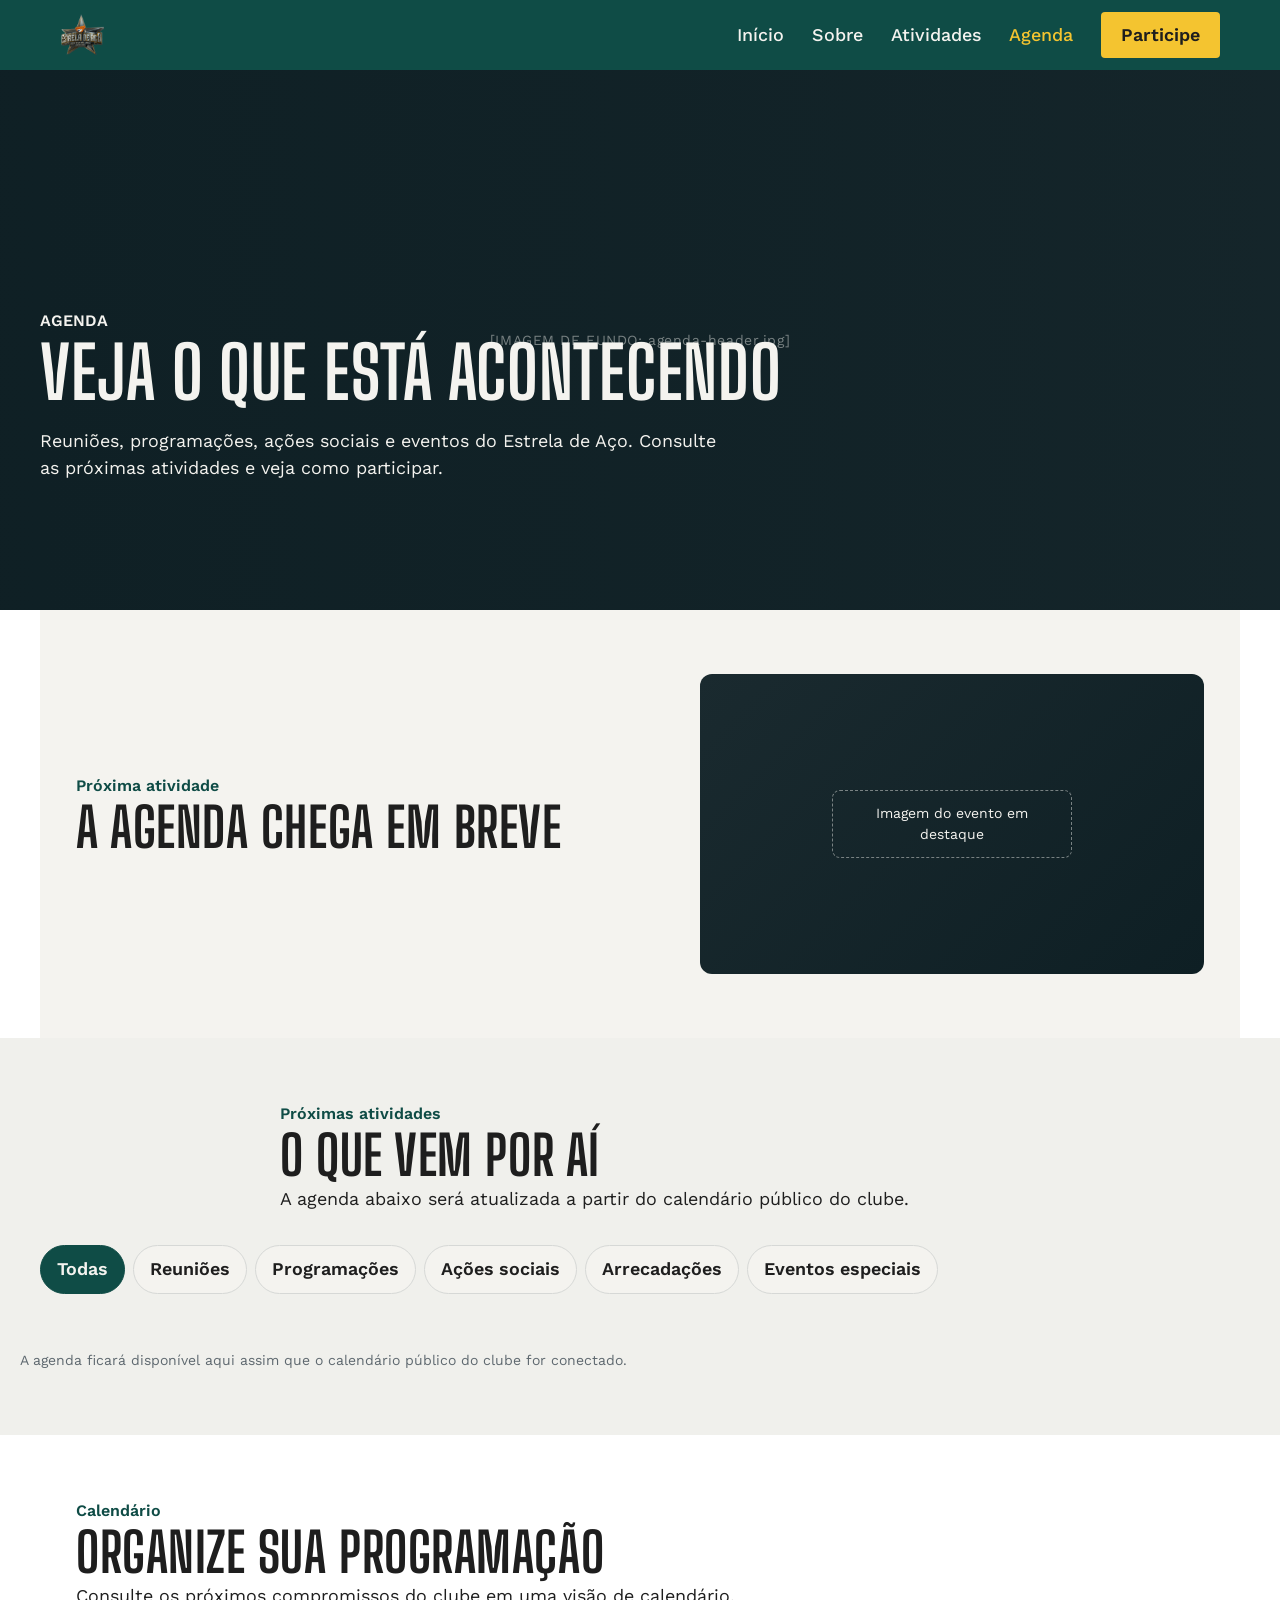
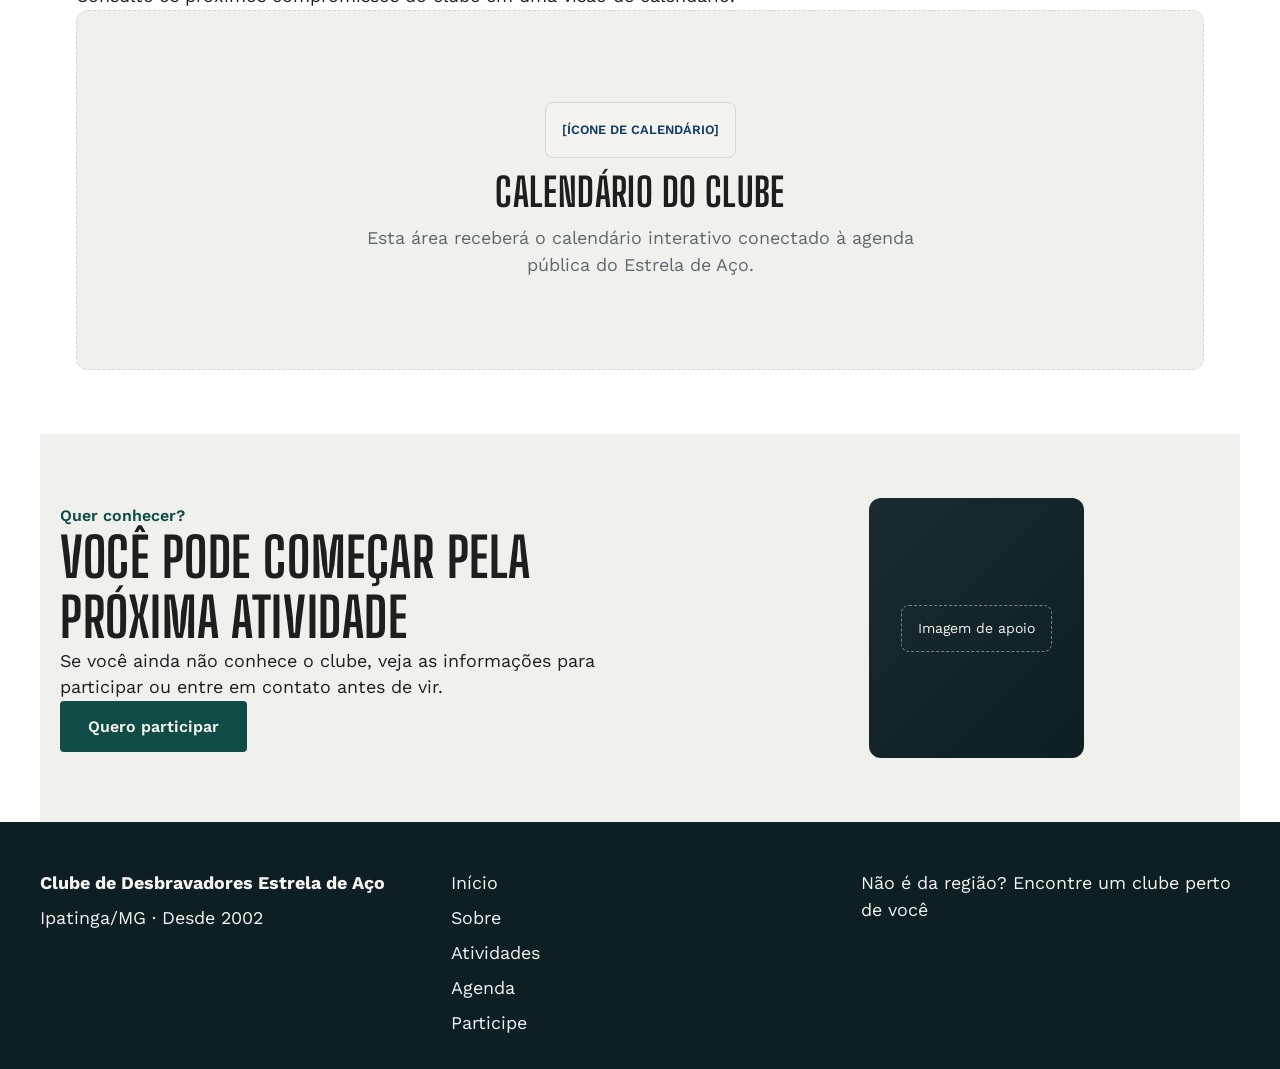
<file: pages/agenda.html>
<!DOCTYPE html>
<html lang="pt-BR">
<head>
  <meta charset="UTF-8">
  <meta name="viewport" content="width=device-width, initial-scale=1.0">
  <title>Agenda | Clube de Desbravadores Estrela de Aço</title>
  <meta name="description" content="Confira a agenda do Clube de Desbravadores Estrela de Aço, em Ipatinga/MG, com reuniões, programações, ações sociais e eventos.">

  <!-- Google Fonts: Big Shoulders Display (títulos) + Work Sans (texto) -->
  <link rel="preconnect" href="https://fonts.googleapis.com">
  <link rel="preconnect" href="https://fonts.gstatic.com" crossorigin>
  <link href="https://fonts.googleapis.com/css2?family=Big+Shoulders+Display:wght@600;700;800&family=Work+Sans:wght@400;500;600&display=swap" rel="stylesheet">

  <link rel="icon" href="../favicon.ico">
  <link rel="stylesheet" href="../css/base/variables.css">
  <link rel="stylesheet" href="../css/base/reset.css">
  <link rel="stylesheet" href="../css/base/typography.css">
  <link rel="stylesheet" href="../css/components/header.css">
  <link rel="stylesheet" href="../css/components/buttons.css">
  <link rel="stylesheet" href="../css/components/cards.css">
  <link rel="stylesheet" href="../css/components/footer.css">
  <link rel="stylesheet" href="../css/components/layout.css">
  <link rel="stylesheet" href="../css/pages/agenda.css">
</head>

<body>
  <a href="#conteudo-principal" class="skip-link">Pular para o conteúdo</a>

  <!-- ==================== HEADER ==================== -->
  <header class="site-header">
    <div class="site-header__inner">
      <a href="../index.html" class="site-header__logo">
        <!--
          [LOGO DO CLUBE]
          Nome sugerido: logo-header.png
          Local: assets/images/logo/
          Uso: logo do Clube de Desbravadores Estrela de Aço no header.
        -->
        <img src="../assets/images/logo/logo-header.png" alt="Clube de Desbravadores Estrela de Aço">
      </a>

      <nav class="site-header__nav" aria-label="Navegação principal">
        <button class="site-header__toggle" aria-expanded="false" aria-controls="menu-principal">
          <span class="visually-hidden">Abrir menu</span>
          <span class="site-header__toggle-icon" aria-hidden="true"></span>
        </button>

        <ul class="site-header__menu" id="menu-principal">
          <li><a href="../index.html">Início</a></li>
          <li><a href="sobre.html">Sobre</a></li>
          <li><a href="atividades.html">Atividades</a></li>
          <li><a href="agenda.html" aria-current="page">Agenda</a></li>
          <li><a href="participe.html" class="site-header__cta">Participe</a></li>
        </ul>
      </nav>
    </div>
  </header>

  <main id="conteudo-principal">

    <!-- ==================== CABEÇALHO DA PÁGINA ==================== -->
    <section class="page-header agenda-page-header on-dark">
      <!--
        [IMAGEM DE FUNDO NECESSÁRIA]
        Nome sugerido: agenda-header.jpg
        Local: assets/images/events/
        Proporção: aproximadamente 16:5 ou mais larga
        Uso: imagem de fundo do cabeçalho da página Agenda
        Descrição visual: fotografia real de uma atividade do clube,
        preferencialmente com espaço visual para leitura do texto.
      -->
      <div class="agenda-page-header__media" aria-hidden="true">
        <div class="agenda-page-header__overlay"></div>
      </div>

      <div class="page-header__content">
        <p class="eyebrow">AGENDA</p>
        <h1>Veja o que está acontecendo</h1>
        <p>
          Reuniões, programações, ações sociais e eventos do Estrela de Aço.
          Consulte as próximas atividades e veja como participar.
        </p>
      </div>
    </section>

    <!-- ==================== DESTAQUE ATUAL ==================== -->
    <section class="section agenda-destaque">
      <div class="agenda-destaque__inner">

        <div class="agenda-destaque__conteudo">
          <p class="eyebrow">Próxima atividade</p>

          <!--
            [DADOS DO EVENTO]
            Este bloco será preenchido futuramente pelo sistema de agenda.
            Por enquanto, mantenha os textos abaixo como estrutura visual.
          -->
          <h2>[Nome do evento em destaque]</h2>

          <div class="agenda-evento__meta">
            <p><strong>[Dia da semana], [dia] de [mês]</strong></p>
            <p>[Horário] · [Local]</p>
          </div>

          <p>
            [Descrição curta do evento. Explique o que acontecerá e, quando
            necessário, informe se a atividade é aberta à comunidade.]
          </p>

          <a href="#proximas-atividades" class="btn btn--primary">Ver programação</a>
        </div>

        <div class="agenda-destaque__media">
          <!--
            [IMAGEM DO EVENTO NECESSÁRIA]
            Nome sugerido: evento-destaque.jpg
            Local: assets/images/events/
            Proporção: 4:3 ou 16:10
            Uso: fotografia do evento atualmente destacado na agenda
            Descrição visual: foto real relacionada ao evento em destaque.
          -->
          <div class="agenda-image-placeholder">
            <span>Imagem do evento em destaque</span>
          </div>
        </div>

      </div>
    </section>

    <!-- ==================== PRÓXIMAS ATIVIDADES ==================== -->
    <section class="section section--alt agenda-lista" id="proximas-atividades">
      <div class="section-heading">
        <p class="eyebrow">Próximas atividades</p>
        <h2>O que vem por aí</h2>
        <p>
          A agenda abaixo será atualizada a partir do calendário público do clube.
        </p>
      </div>

      <div class="agenda-filtros" aria-label="Filtrar atividades">
        <button class="agenda-filtros__item is-active" type="button" data-filtro="todos">
          Todas
        </button>
        <button class="agenda-filtros__item" type="button" data-filtro="reuniao">
          Reuniões
        </button>
        <button class="agenda-filtros__item" type="button" data-filtro="programacao">
          Programações
        </button>
        <button class="agenda-filtros__item" type="button" data-filtro="servico">
          Ações sociais
        </button>
        <button class="agenda-filtros__item" type="button" data-filtro="arrecadacao">
          Arrecadações
        </button>
        <button class="agenda-filtros__item" type="button" data-filtro="especial">
          Eventos especiais
        </button>
      </div>

      <!--
        [LISTA DINÂMICA DE EVENTOS]
        ID reservado para js/pages/agenda.js.
        Fonte planejada: Google Calendar público.
      -->
      <div class="agenda-lista__grid" id="lista-agenda">
        <article class="agenda-card" data-categoria="reuniao">
          <div class="agenda-card__data">
            <span>[MÊS]</span>
            <strong>[00]</strong>
          </div>
          <div class="agenda-card__conteudo">
            <span class="agenda-card__categoria">Reunião</span>
            <h3>[Nome da reunião]</h3>
            <p>[Horário] · [Local]</p>
            <p>[Descrição curta da atividade]</p>
            <a href="#" class="agenda-card__link">Ver detalhes</a>
          </div>
        </article>

        <article class="agenda-card" data-categoria="programacao">
          <div class="agenda-card__data">
            <span>[MÊS]</span>
            <strong>[00]</strong>
          </div>
          <div class="agenda-card__conteudo">
            <span class="agenda-card__categoria">Programação</span>
            <h3>[Nome da programação]</h3>
            <p>[Horário] · [Local]</p>
            <p>[Descrição curta da atividade]</p>
            <a href="#" class="agenda-card__link">Ver detalhes</a>
          </div>
        </article>

        <article class="agenda-card" data-categoria="servico">
          <div class="agenda-card__data">
            <span>[MÊS]</span>
            <strong>[00]</strong>
          </div>
          <div class="agenda-card__conteudo">
            <span class="agenda-card__categoria">Ação social</span>
            <h3>[Nome da ação]</h3>
            <p>[Horário] · [Local]</p>
            <p>[Descrição curta da atividade]</p>
            <a href="#" class="agenda-card__link">Ver detalhes</a>
          </div>
        </article>
      </div>

      <p class="agenda-lista__status" id="agenda-status">
        [CALENDÁRIO DINÂMICO — os eventos reais serão carregados posteriormente.]
      </p>
    </section>

    <!-- ==================== CALENDÁRIO ==================== -->
    <section class="section agenda-calendario">
      <div class="agenda-calendario__conteudo">
        <div class="section-heading">
          <p class="eyebrow">Calendário</p>
          <h2>Organize sua programação</h2>
          <p>
            Consulte os próximos compromissos do clube em uma visão de calendário.
          </p>
        </div>

        <!--
          [CALENDÁRIO DO GOOGLE NECESSÁRIO]
          Não usar iframe.
          A interface visual será própria do Estrela de Aço e os dados virão
          do Google Calendar público através da integração planejada.
        -->
        <div class="agenda-calendario__placeholder">
          <div class="agenda-calendario__placeholder-icon" aria-hidden="true">
            [ÍCONE DE CALENDÁRIO]
          </div>
          <h3>Calendário do clube</h3>
          <p>
            Esta área receberá o calendário interativo conectado à agenda pública
            do Estrela de Aço.
          </p>
        </div>
      </div>
    </section>

    <!-- ==================== COMO PARTICIPAR DE UMA ATIVIDADE ==================== -->
    <section class="section section--alt agenda-participacao">
      <div class="agenda-participacao__conteudo">
        <p class="eyebrow">Quer conhecer?</p>
        <h2>Você pode começar pela próxima atividade</h2>
        <p>
          Se você ainda não conhece o clube, veja as informações para participar
          ou entre em contato antes de vir.
        </p>
        <a href="participe.html" class="btn btn--primary">Quero participar</a>
      </div>

      <div class="agenda-participacao__media">
        <!--
          [IMAGEM DE APOIO NECESSÁRIA]
          Nome sugerido: agenda-participe.jpg
          Local: assets/images/events/
          Proporção: 4:3
          Uso: fotografia de apoio ao CTA da Agenda
          Descrição visual: momento de convivência ou atividade do clube.
        -->
        <div class="agenda-image-placeholder agenda-image-placeholder--small">
          <span>Imagem de apoio</span>
        </div>
      </div>
    </section>

  </main>

  <!-- ==================== FOOTER ==================== -->
  <footer class="site-footer on-dark">
    <div class="site-footer__inner">
      <div class="site-footer__coluna">
        <p><strong>Clube de Desbravadores Estrela de Aço</strong></p>
        <p>Ipatinga/MG · Desde 2002</p>
      </div>

      <nav class="site-footer__coluna" aria-label="Links do rodapé">
        <ul>
          <li><a href="../index.html">Início</a></li>
          <li><a href="sobre.html">Sobre</a></li>
          <li><a href="atividades.html">Atividades</a></li>
          <li><a href="agenda.html">Agenda</a></li>
          <li><a href="participe.html">Participe</a></li>
        </ul>
      </nav>

      <div class="site-footer__coluna">
        <!-- [PENDENTE] links de redes sociais — ver integrations/social/ -->
        <p>
          Não é da região?
          <a href="https://www.adventistas.org/pt/desbravadores/encontre-um-clube/" target="_blank" rel="noopener">
            Encontre um clube perto de você
          </a>
        </p>
      </div>
    </div>
  </footer>

  <script src="../js/core/navigation.js"></script>
  <script src="../js/core/main.js"></script>

  <!-- Integração de Agenda: config → provider → serviço → página, nessa ordem -->
  <script src="../integrations/calendar/calendar-config.js"></script>
  <script src="../integrations/calendar/providers/public-calendar.js"></script>
  <script src="../integrations/calendar/calendar-service.js"></script>
  <script src="../js/pages/agenda.js"></script>
</body>
</html>
</file>
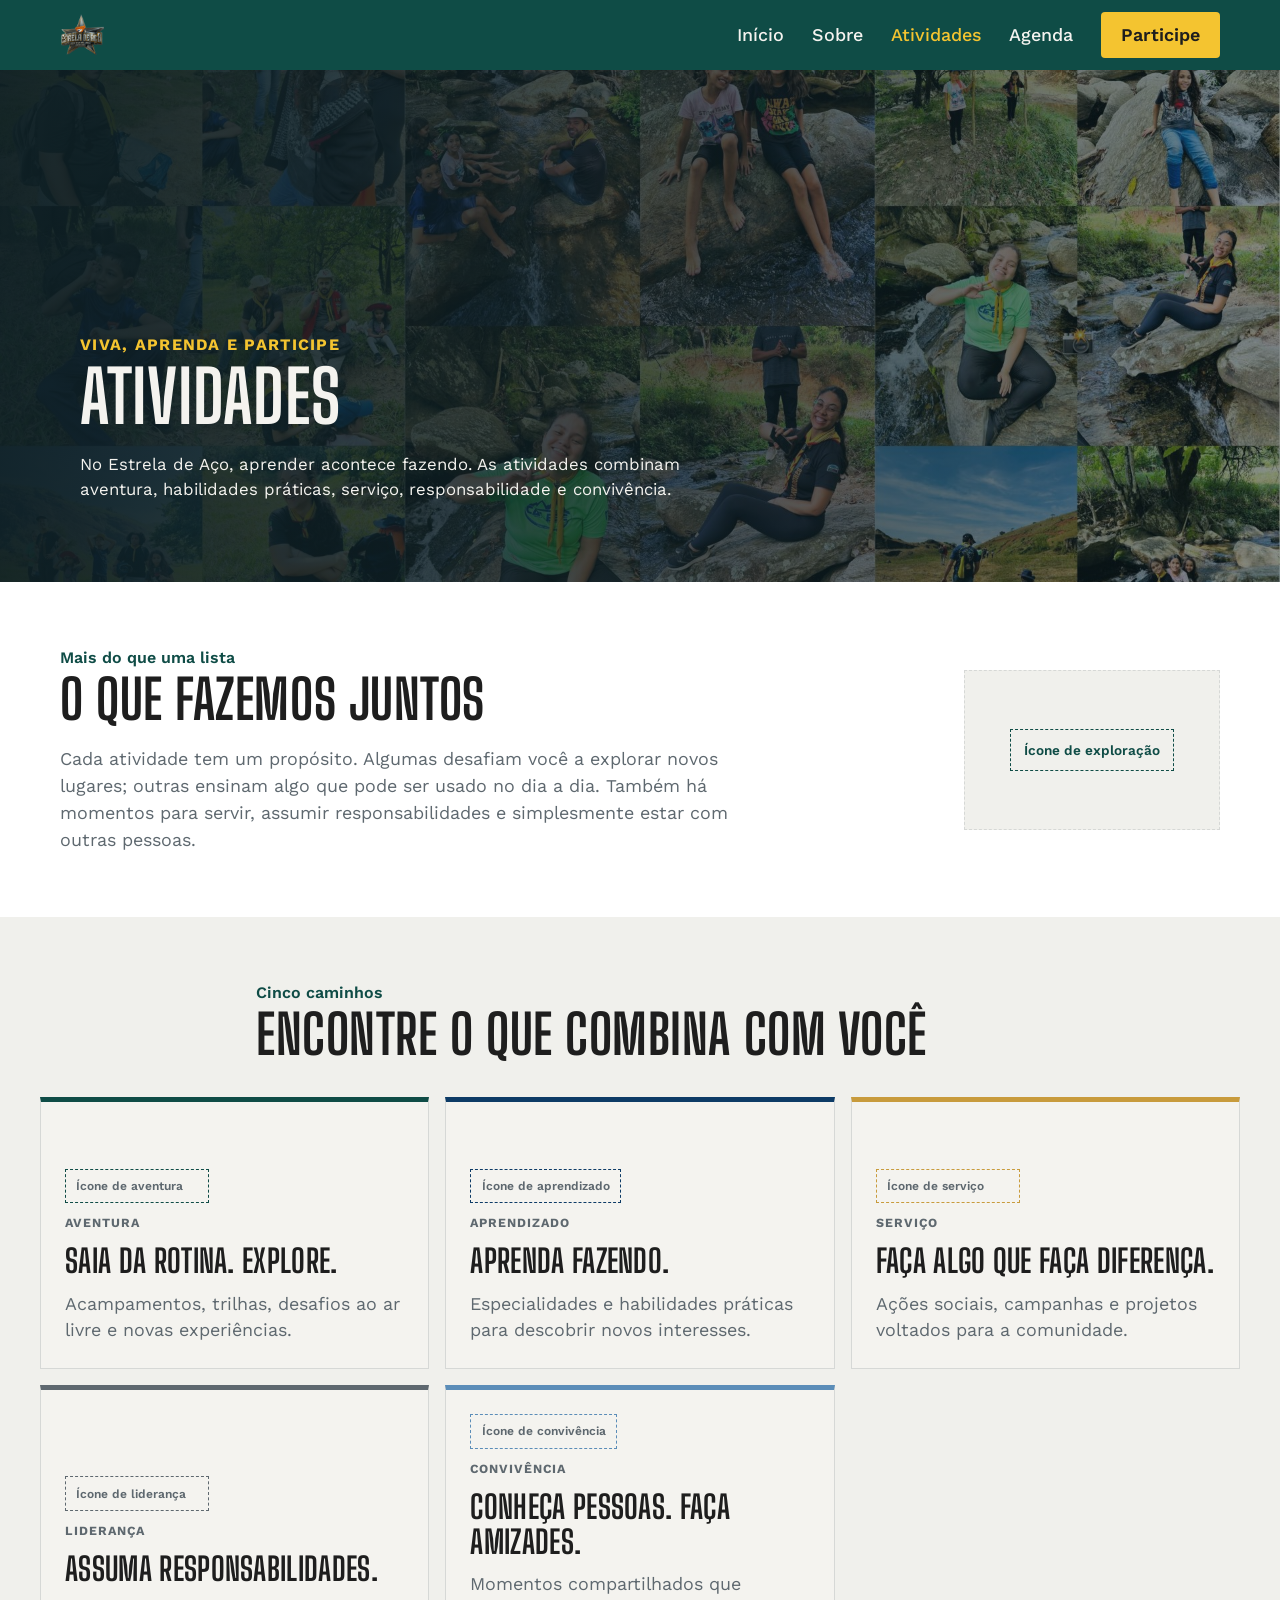
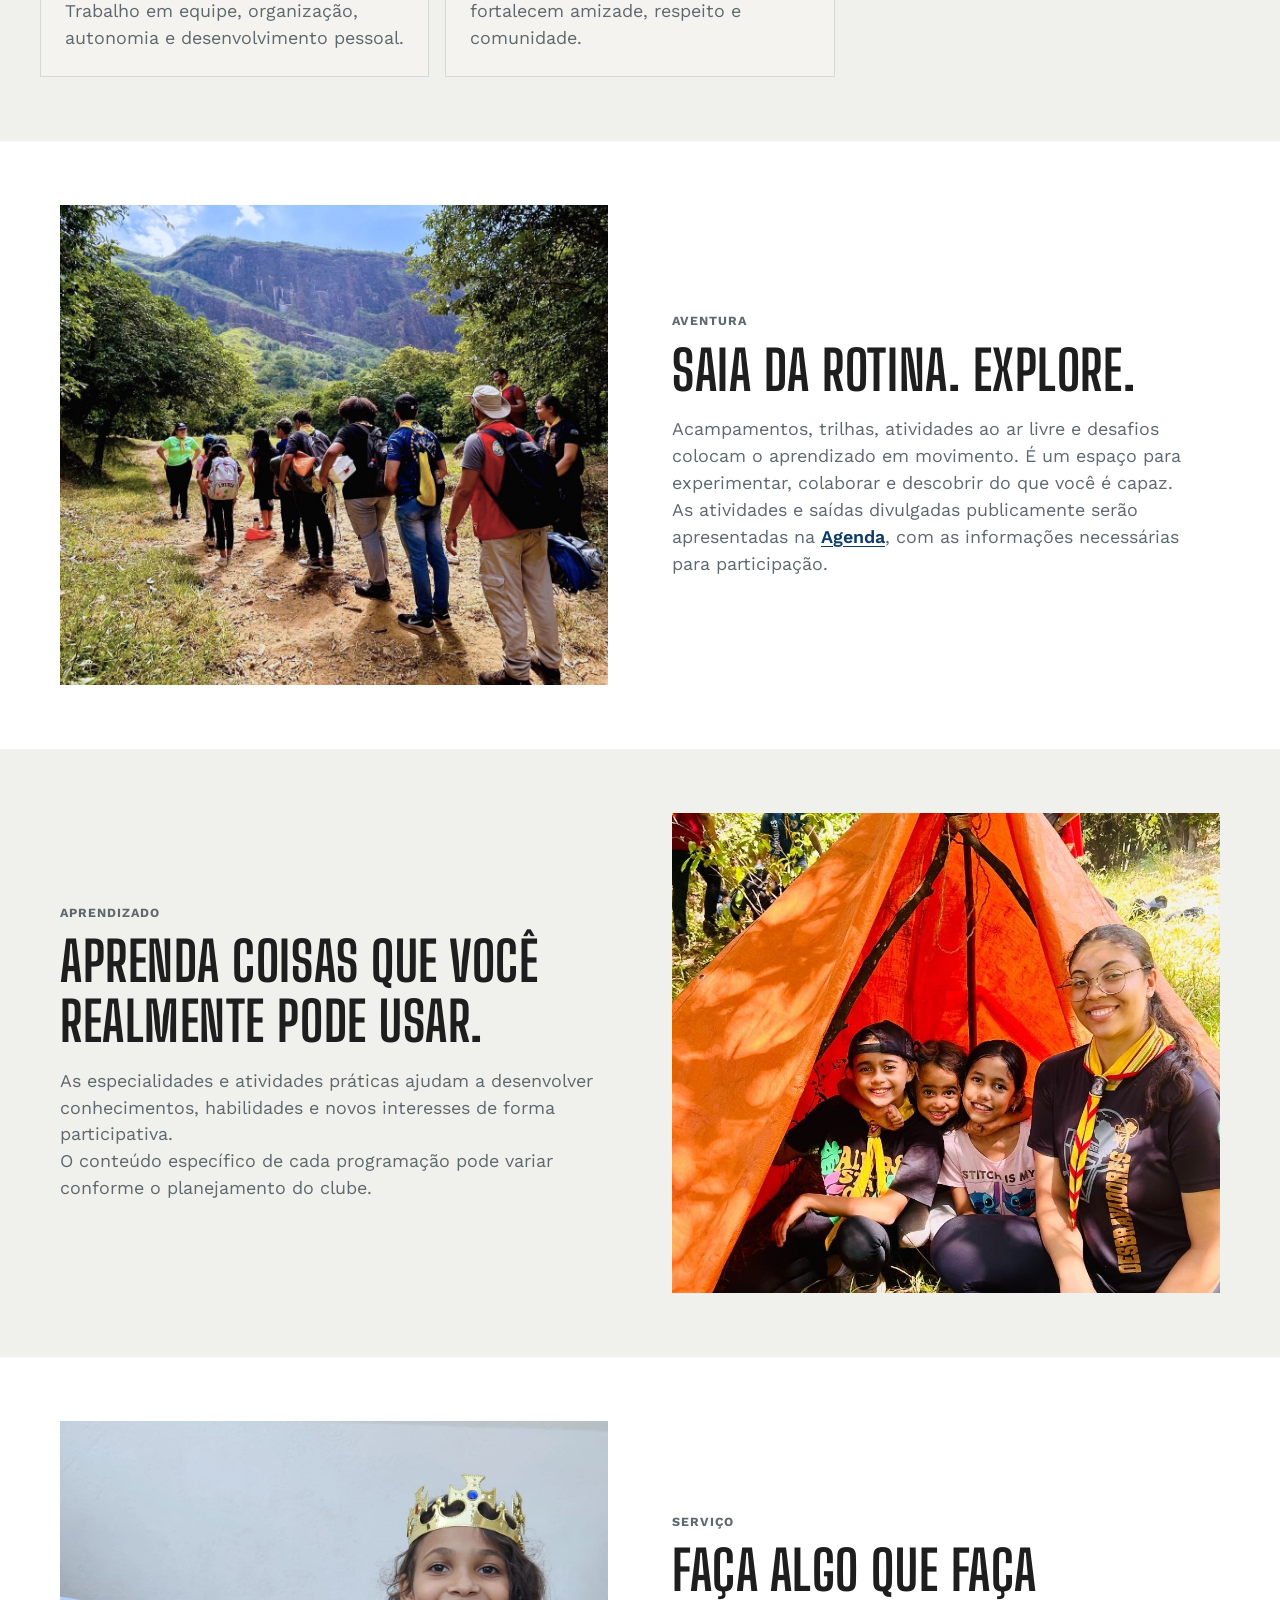
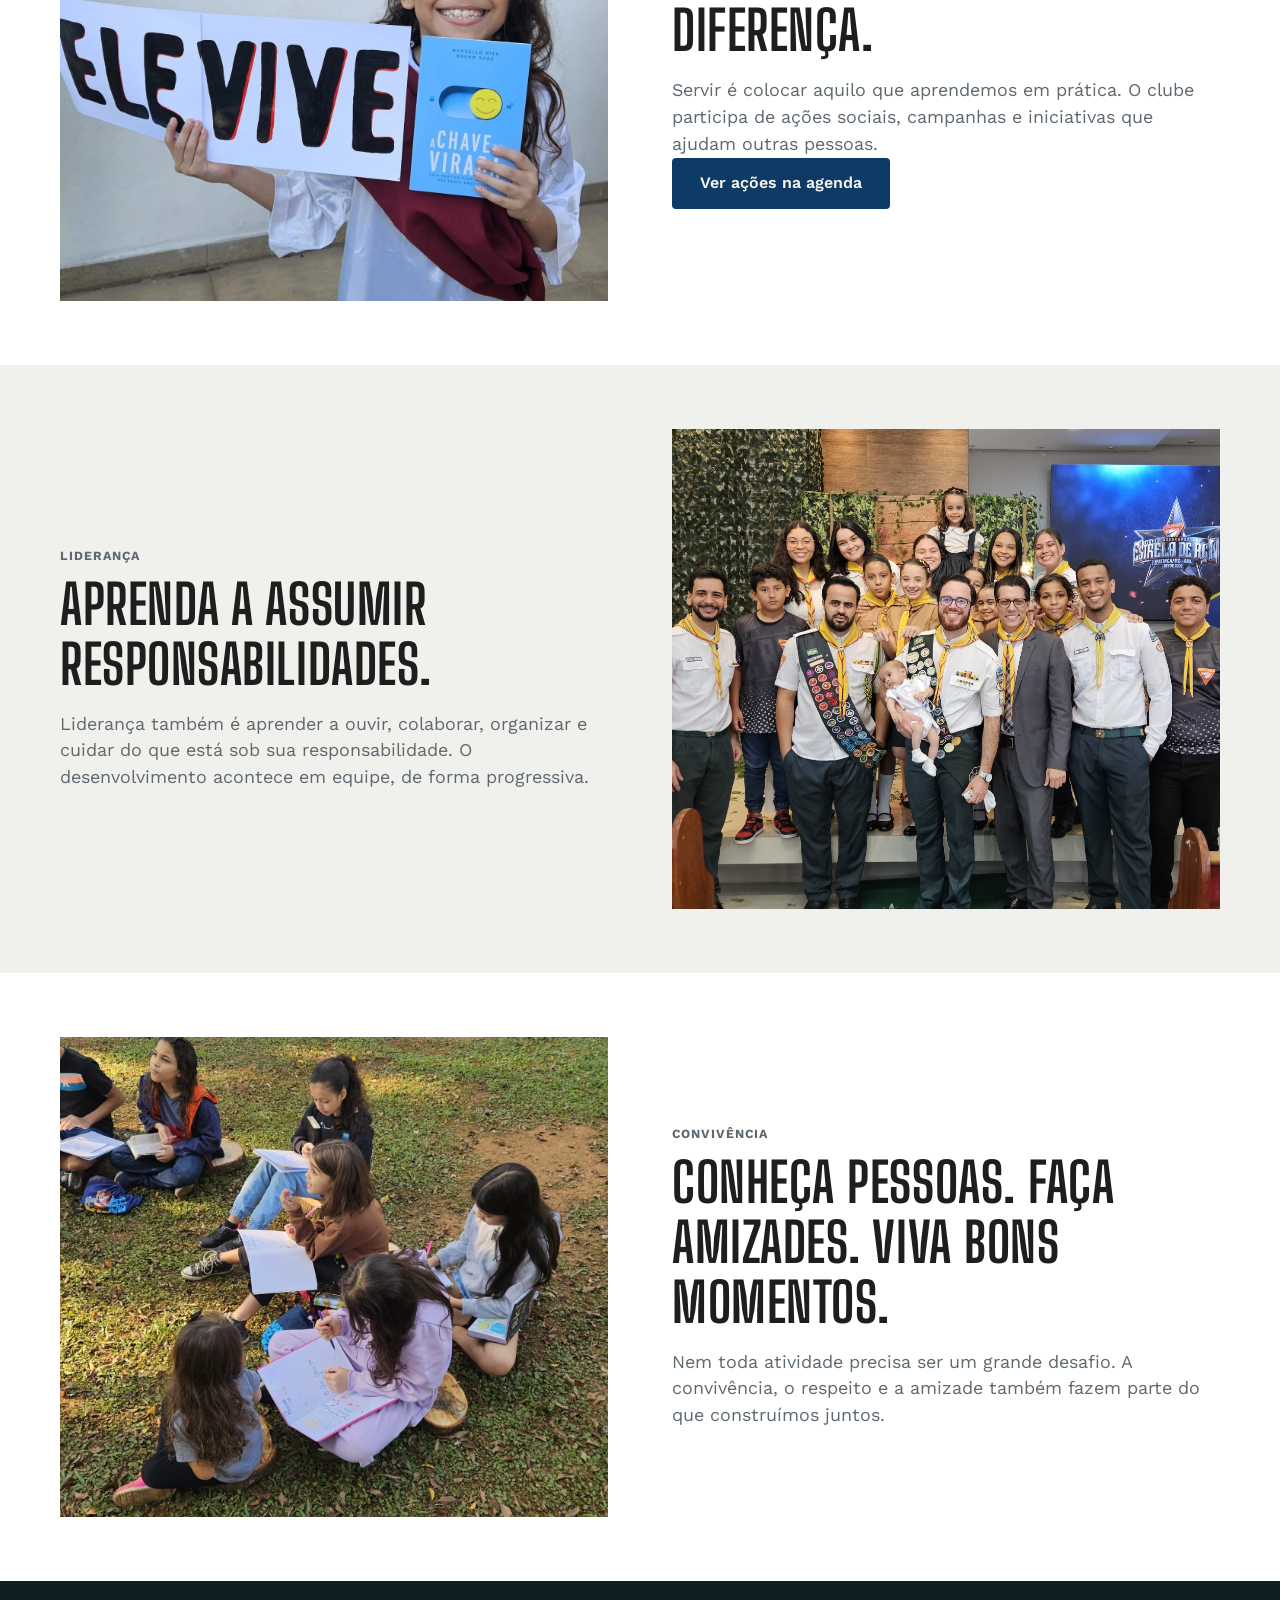
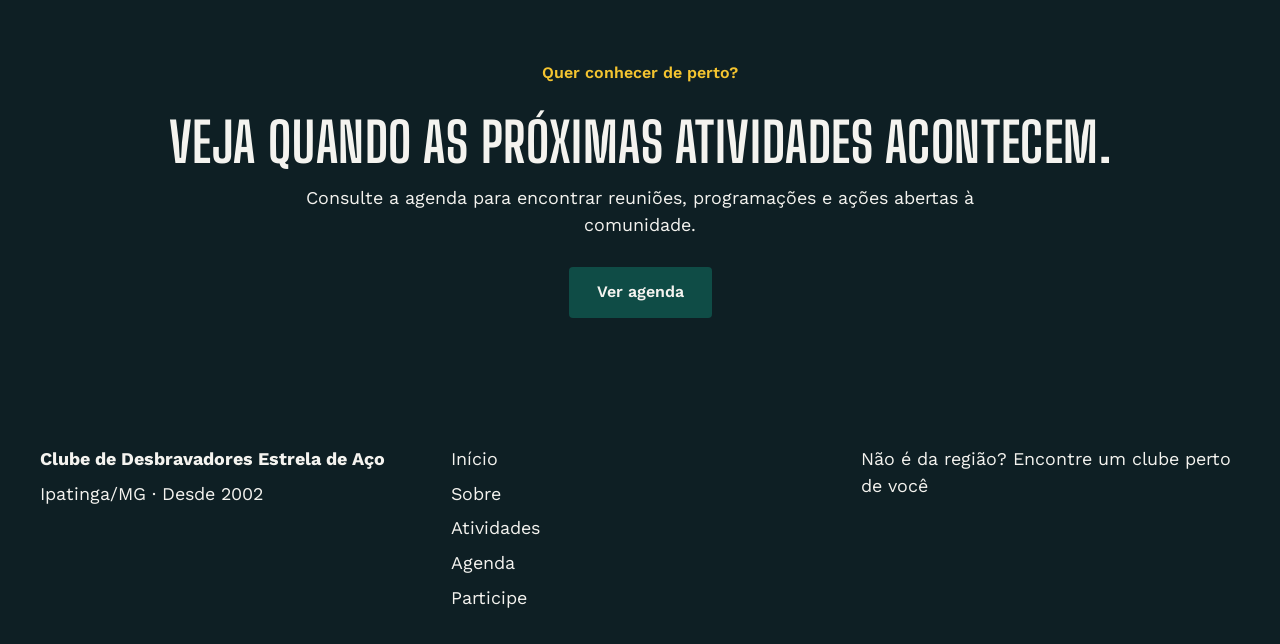
<file: pages/atividades.html>
<!DOCTYPE html>
<html lang="pt-BR">
<head>
  <meta charset="UTF-8">
  <meta name="viewport" content="width=device-width, initial-scale=1.0">
  <title>Atividades | Clube de Desbravadores Estrela de Aço</title>
  <meta name="description" content="Conheça as atividades do Clube de Desbravadores Estrela de Aço: aventura, aprendizado, serviço, liderança e convivência em Ipatinga/MG.">
  <link rel="preconnect" href="https://fonts.googleapis.com">
  <link rel="preconnect" href="https://fonts.gstatic.com" crossorigin>
  <link href="https://fonts.googleapis.com/css2?family=Big+Shoulders+Display:wght@600;700;800&family=Work+Sans:wght@400;500;600&display=swap" rel="stylesheet">
  <link rel="icon" href="../favicon.ico">
  <link rel="stylesheet" href="../css/base/variables.css">
  <link rel="stylesheet" href="../css/base/reset.css">
  <link rel="stylesheet" href="../css/base/typography.css">
  <link rel="stylesheet" href="../css/components/header.css">
  <link rel="stylesheet" href="../css/components/buttons.css">
  <link rel="stylesheet" href="../css/components/cards.css">
  <link rel="stylesheet" href="../css/components/footer.css">
  <link rel="stylesheet" href="../css/components/layout.css">
  <link rel="stylesheet" href="../css/pages/atividades.css">
</head>
<body>
  <a href="#conteudo-principal" class="skip-link">Pular para o conteúdo</a>

  <header class="site-header">
    <div class="site-header__inner">
      <a href="../index.html" class="site-header__logo">
        <!--
          [IMAGEM NECESSÁRIA]
          Nome sugerido: logo-header.png
          Local: assets/images/logo/
          Uso: logo do clube dentro do header.
          Descrição: versão da logo Estrela de Aço adequada para uso pequeno sobre
          fundo verde petróleo.
        -->
        <img src="../assets/images/logo/logo-header.png" alt="Clube de Desbravadores Estrela de Aço">
      </a>

      <nav class="site-header__nav" aria-label="Navegação principal">
        <button class="site-header__toggle" aria-expanded="false" aria-controls="menu-principal">
          <span class="visually-hidden">Abrir menu</span>
          <span class="site-header__toggle-icon" aria-hidden="true"></span>
        </button>

        <ul class="site-header__menu" id="menu-principal">
          <li><a href="../index.html">Início</a></li>
          <li><a href="sobre.html">Sobre</a></li>
          <li><a href="atividades.html" aria-current="page">Atividades</a></li>
          <li><a href="agenda.html">Agenda</a></li>
          <li><a href="participe.html" class="site-header__cta">Participe</a></li>
        </ul>
      </nav>
    </div>
  </header>

  <main id="conteudo-principal">

    <!-- ==================== CABEÇALHO DA PÁGINA ==================== -->
    <!-- CORREÇÃO: adicionada a classe "on-dark" (título e textos ficam claros sobre o fundo escuro) -->
    <section class="page-header atividades-header on-dark">
      <!--
        [IMAGEM DE FUNDO NECESSÁRIA]
        Nome do arquivo: atividades-hero.jpg
        Local: assets/images/activities/
        Proporção: 16:9 ou mais larga, alta resolução.
        Uso: imagem de fundo do cabeçalho da página Atividades.
        A foto é aplicada pelo CSS (atividades.css). Quando ela existir,
        pode remover o <span> abaixo.
      -->
      <div class="atividades-header__placeholder" aria-hidden="true">
        <!-- <span>Imagem de fundo: atividades-hero.jpg</span> -->
      </div>

      <div class="page-header__content">
        <p class="eyebrow">Viva, aprenda e participe</p>
        <h1>Atividades</h1>
        <p>
          No Estrela de Aço, aprender acontece fazendo. As atividades combinam
          aventura, habilidades práticas, serviço, responsabilidade e convivência.
        </p>
      </div>
    </section>

    <!-- ==================== INTRODUÇÃO ==================== -->
    <section class="section atividades-introducao">
      <div class="atividades-introducao__conteudo">
        <p class="eyebrow">Mais do que uma lista</p>
        <h2>O que fazemos juntos</h2>
        <p>
          Cada atividade tem um propósito. Algumas desafiam você a explorar novos
          lugares; outras ensinam algo que pode ser usado no dia a dia. Também há
          momentos para servir, assumir responsabilidades e simplesmente estar
          com outras pessoas.
        </p>
      </div>

      <div class="atividades-introducao__icone" aria-hidden="true">
        <!--
          [ÍCONE NECESSÁRIO]
          Tipo: ícone de bússola/trilha/exploração.
          Local sugerido: assets/icons/
          Uso: apoio visual da introdução da página Atividades.
          Estilo: desenho simples, traço escuro, compatível com a identidade visual.
        -->
        <span>Ícone de exploração</span>
      </div>
    </section>

    <!-- ==================== CARDS DAS CATEGORIAS ==================== -->
    <section class="section section--alt atividades-categorias" aria-labelledby="titulo-categorias">
      <div class="section-heading">
        <p class="eyebrow">Cinco caminhos</p>
        <h2 id="titulo-categorias">Encontre o que combina com você</h2>
      </div>

      <div class="atividades-categorias__grid">
        <a class="atividade-card atividade-card--aventura" href="#aventura">
          <span class="atividade-card__icone" aria-hidden="true">
            <!-- [ÍCONE NECESSÁRIO] Ícone de montanha/trilha — assets/icons/icon-aventura.svg -->
            Ícone de aventura
          </span>
          <span class="atividade-card__categoria">Aventura</span>
          <h3>Saia da rotina. Explore.</h3>
          <p>Acampamentos, trilhas, desafios ao ar livre e novas experiências.</p>
        </a>

        <a class="atividade-card atividade-card--aprendizado" href="#aprendizado">
          <span class="atividade-card__icone" aria-hidden="true">
            <!-- [ÍCONE NECESSÁRIO] Ícone de aprendizado/habilidade — assets/icons/icon-aprendizado.svg -->
            Ícone de aprendizado
          </span>
          <span class="atividade-card__categoria">Aprendizado</span>
          <h3>Aprenda fazendo.</h3>
          <p>Especialidades e habilidades práticas para descobrir novos interesses.</p>
        </a>

        <a class="atividade-card atividade-card--servico" href="#servico">
          <span class="atividade-card__icone" aria-hidden="true">
            <!-- [ÍCONE NECESSÁRIO] Ícone de mãos/serviço — assets/icons/icon-servico.svg -->
            Ícone de serviço
          </span>
          <span class="atividade-card__categoria">Serviço</span>
          <h3>Faça algo que faça diferença.</h3>
          <p>Ações sociais, campanhas e projetos voltados para a comunidade.</p>
        </a>

        <a class="atividade-card atividade-card--lideranca" href="#lideranca">
          <span class="atividade-card__icone" aria-hidden="true">
            <!-- [ÍCONE NECESSÁRIO] Ícone de liderança/equipe — assets/icons/icon-lideranca.svg -->
            Ícone de liderança
          </span>
          <span class="atividade-card__categoria">Liderança</span>
          <h3>Assuma responsabilidades.</h3>
          <p>Trabalho em equipe, organização, autonomia e desenvolvimento pessoal.</p>
        </a>

        <a class="atividade-card atividade-card--convivencia" href="#convivencia">
          <span class="atividade-card__icone" aria-hidden="true">
            <!-- [ÍCONE NECESSÁRIO] Ícone de pessoas/amizade — assets/icons/icon-convivencia.svg -->
            Ícone de convivência
          </span>
          <span class="atividade-card__categoria">Convivência</span>
          <h3>Conheça pessoas. Faça amizades.</h3>
          <p>Momentos compartilhados que fortalecem amizade, respeito e comunidade.</p>
        </a>
      </div>
    </section>

    <!--
      SEÇÕES DE DESTAQUE
      As fotos são aplicadas pelo CSS (atividades.css), em cada modificador
      .atividade-destaque__media--categoria. Quando a foto real existir,
      remova o <span> de placeholder da respectiva seção.
      Local das fotos: assets/images/activities/  |  Proporção: 4:3 ou 3:2.
    -->

    <!-- ==================== AVENTURA ==================== -->
    <section class="section atividade-destaque" id="aventura">
      <div class="atividade-destaque__media atividade-destaque__media--aventura" role="img" aria-label="Atividade de aventura do Estrela de Aço">
        <!-- [IMAGEM NECESSÁRIA] aventura-01.jpg — atividade ao ar livre: trilha, acampamento, natureza ou desafio em equipe. -->
        <!-- <span>Imagem: aventura-01.jpg</span> -->
      </div>

      <div class="atividade-destaque__conteudo">
        <p class="atividade-destaque__categoria">Aventura</p>
        <h2>Saia da rotina. Explore.</h2>
        <p>
          Acampamentos, trilhas, atividades ao ar livre e desafios colocam o
          aprendizado em movimento. É um espaço para experimentar, colaborar e
          descobrir do que você é capaz.
        </p>
        <p>
          As atividades e saídas divulgadas publicamente serão apresentadas na
          <a href="agenda.html">Agenda</a>, com as informações necessárias para
          participação.
        </p>
      </div>
    </section>

    <!-- ==================== APRENDIZADO ==================== -->
    <section class="section section--alt atividade-destaque atividade-destaque--invertido" id="aprendizado">
      <div class="atividade-destaque__media atividade-destaque__media--aprendizado" role="img" aria-label="Desbravadores aprendendo uma habilidade prática">
        <!-- [IMAGEM NECESSÁRIA] aprendizado-01.jpg — desbravadores aprendendo ou praticando uma habilidade. -->
        <!-- <span>Imagem: aprendizado-01.jpg</span> -->
      </div>

      <div class="atividade-destaque__conteudo">
        <p class="atividade-destaque__categoria">Aprendizado</p>
        <h2>Aprenda coisas que você realmente pode usar.</h2>
        <p>
          As especialidades e atividades práticas ajudam a desenvolver
          conhecimentos, habilidades e novos interesses de forma participativa.
        </p>
        <p>
          O conteúdo específico de cada programação pode variar conforme o
          planejamento do clube.
        </p>
      </div>
    </section>

    <!-- ==================== SERVIÇO ==================== -->
    <section class="section atividade-destaque" id="servico">
      <div class="atividade-destaque__media atividade-destaque__media--servico" role="img" aria-label="Ação de serviço à comunidade do Estrela de Aço">
        <!-- [IMAGEM NECESSÁRIA] servico-01.jpg — ação social, arrecadação, campanha ou atividade comunitária real. -->
        <!-- <span>Imagem: servico-01.jpg</span> -->
      </div>

      <div class="atividade-destaque__conteudo">
        <p class="atividade-destaque__categoria">Serviço</p>
        <h2>Faça algo que faça diferença.</h2>
        <p>
          Servir é colocar aquilo que aprendemos em prática. O clube participa
          de ações sociais, campanhas e iniciativas que ajudam outras pessoas.
        </p>
        <a href="agenda.html" class="btn btn--secondary">Ver ações na agenda</a>
      </div>
    </section>

    <!-- ==================== LIDERANÇA ==================== -->
    <section class="section section--alt atividade-destaque atividade-destaque--invertido" id="lideranca">
      <div class="atividade-destaque__media atividade-destaque__media--lideranca" role="img" aria-label="Equipe do clube trabalhando junta">
        <!-- [IMAGEM NECESSÁRIA] lideranca-01.jpg — equipe trabalhando junta, organização de atividade ou tarefa prática. -->
        <!-- <span>Imagem: lideranca-01.jpg</span> -->
      </div>

      <div class="atividade-destaque__conteudo">
        <p class="atividade-destaque__categoria">Liderança</p>
        <h2>Aprenda a assumir responsabilidades.</h2>
        <p>
          Liderança também é aprender a ouvir, colaborar, organizar e cuidar do
          que está sob sua responsabilidade. O desenvolvimento acontece em equipe,
          de forma progressiva.
        </p>
      </div>
    </section>

    <!-- ==================== CONVIVÊNCIA ==================== -->
    <section class="section atividade-destaque" id="convivencia">
      <div class="atividade-destaque__media atividade-destaque__media--convivencia" role="img" aria-label="Momento de convivência entre os participantes do clube">
        <!-- [IMAGEM NECESSÁRIA] convivencia-01.jpg — momento de integração e amizade entre participantes. -->
        <!-- <span>Imagem: convivencia-01.jpg</span> -->
      </div>

      <div class="atividade-destaque__conteudo">
        <p class="atividade-destaque__categoria">Convivência</p>
        <h2>Conheça pessoas. Faça amizades. Viva bons momentos.</h2>
        <p>
          Nem toda atividade precisa ser um grande desafio. A convivência, o
          respeito e a amizade também fazem parte do que construímos juntos.
        </p>
      </div>
    </section>

    <!-- ==================== CTA FINAL ==================== -->
    <section class="section cta-final on-dark atividades-cta">
      <p class="eyebrow">Quer conhecer de perto?</p>
      <h2>Veja quando as próximas atividades acontecem.</h2>
      <p class="text-on-dark">
        Consulte a agenda para encontrar reuniões, programações e ações abertas à comunidade.
      </p>
      <a href="agenda.html" class="btn btn--primary">Ver agenda</a>
    </section>
  </main>

  <footer class="site-footer on-dark">
    <div class="site-footer__inner">
      <div class="site-footer__coluna">
        <p><strong>Clube de Desbravadores Estrela de Aço</strong></p>
        <p>Ipatinga/MG · Desde 2002</p>
      </div>

      <nav class="site-footer__coluna" aria-label="Links do rodapé">
        <ul>
          <li><a href="../index.html">Início</a></li>
          <li><a href="sobre.html">Sobre</a></li>
          <li><a href="atividades.html">Atividades</a></li>
          <li><a href="agenda.html">Agenda</a></li>
          <li><a href="participe.html">Participe</a></li>
        </ul>
      </nav>

      <div class="site-footer__coluna">
        <!-- [PENDENTE] Links de redes sociais — ver integrations/social/ -->
        <p>
          Não é da região?
          <a href="https://www.adventistas.org/pt/desbravadores/encontre-um-clube/" target="_blank" rel="noopener">
            Encontre um clube perto de você
          </a>
        </p>
      </div>
    </div>
  </footer>

  <script src="../js/core/navigation.js"></script>
  <script src="../js/core/main.js"></script>
</body>
</html>
</file>
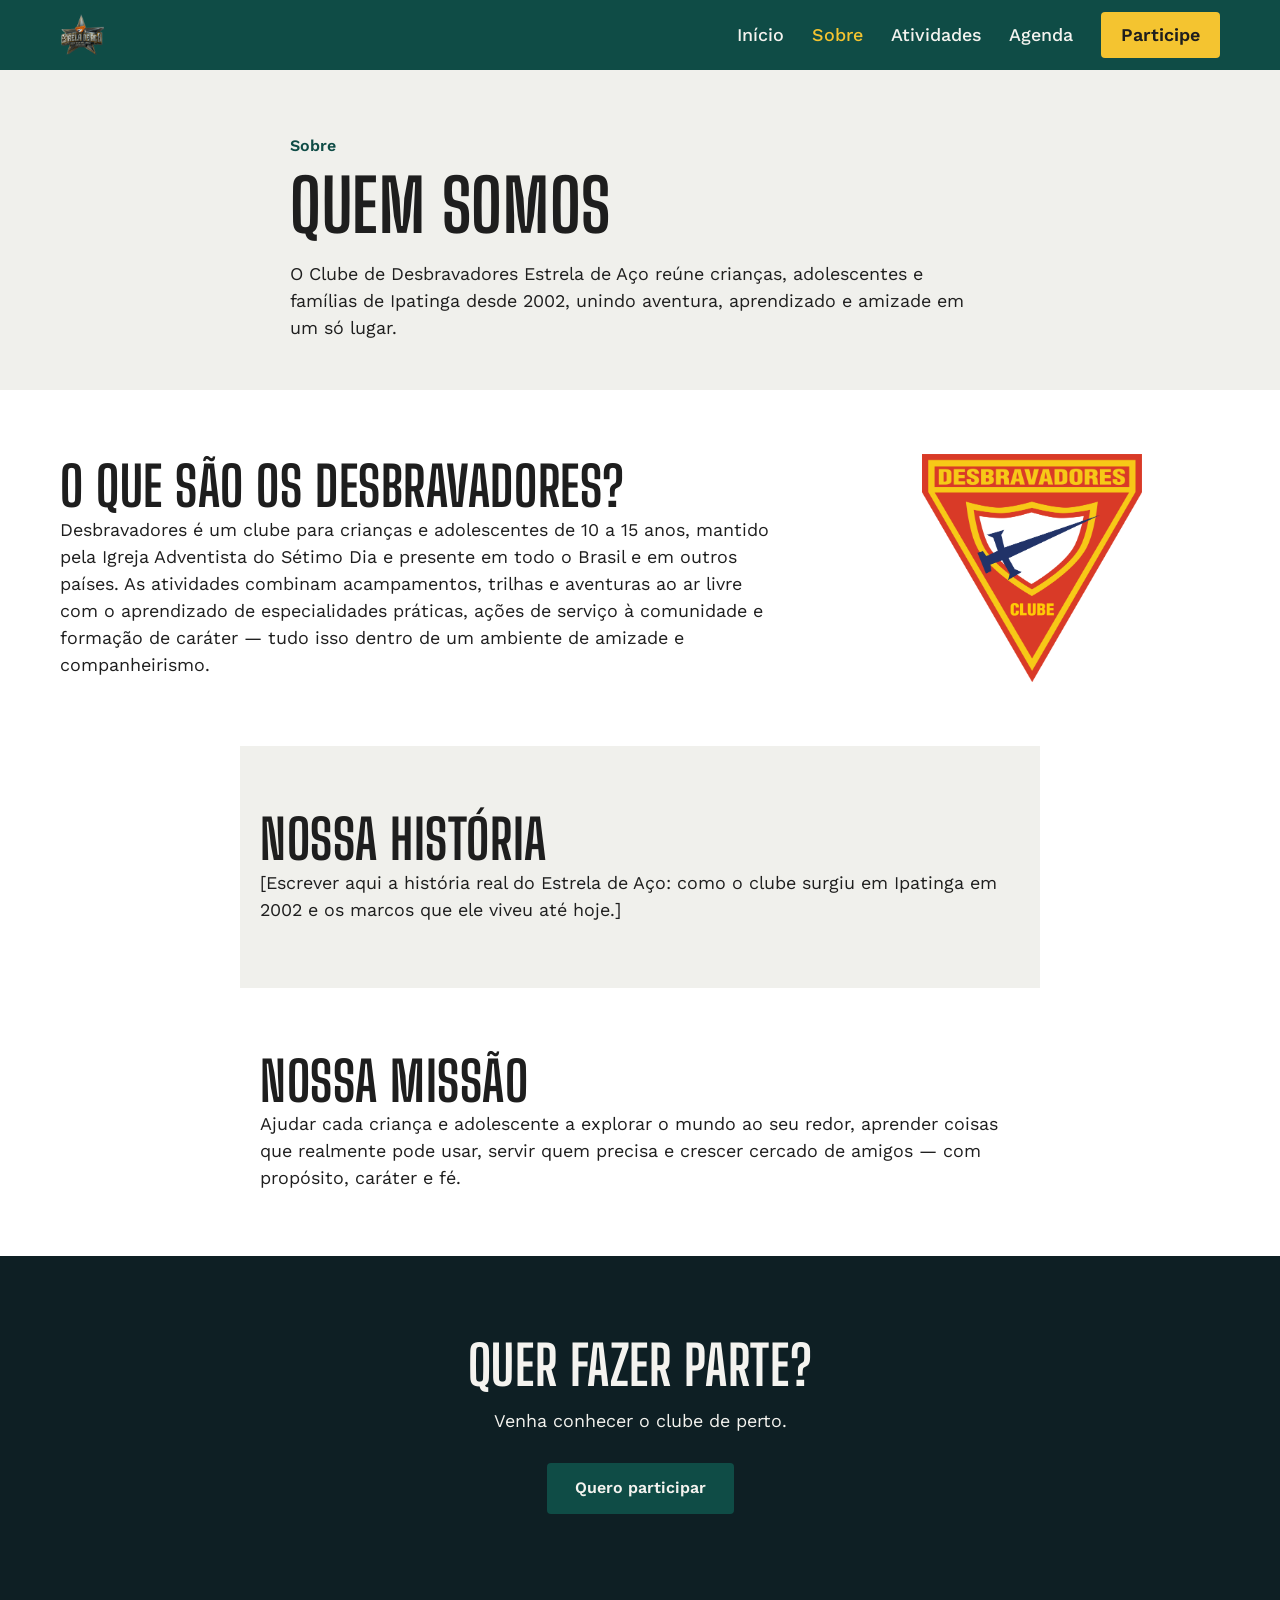
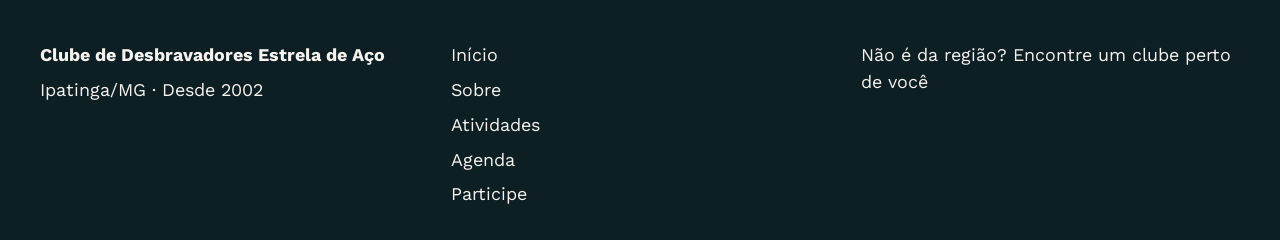
<file: pages/sobre.html>
<!DOCTYPE html>
<html lang="pt-BR">
<head>
  <meta charset="UTF-8">
  <meta name="viewport" content="width=device-width, initial-scale=1.0">
  <title>Sobre | Clube de Desbravadores Estrela de Aço</title>
  <meta name="description" content="Conheça a história, a missão e o que são os Desbravadores no Clube Estrela de Aço, em Ipatinga/MG.">

  <link rel="preconnect" href="https://fonts.googleapis.com">
  <link rel="preconnect" href="https://fonts.gstatic.com" crossorigin>
  <link href="https://fonts.googleapis.com/css2?family=Big+Shoulders+Display:wght@600;700;800&family=Work+Sans:wght@400;500;600&display=swap" rel="stylesheet">

  <link rel="icon" href="../favicon.ico">
  <link rel="stylesheet" href="../css/base/variables.css">
  <link rel="stylesheet" href="../css/base/reset.css">
  <link rel="stylesheet" href="../css/base/typography.css">
  <link rel="stylesheet" href="../css/components/header.css">
  <link rel="stylesheet" href="../css/components/buttons.css">
  <link rel="stylesheet" href="../css/components/footer.css">
  <link rel="stylesheet" href="../css/components/layout.css">
  <link rel="stylesheet" href="../css/pages/sobre.css">
</head>
<body>

  <a href="#conteudo-principal" class="skip-link">Pular para o conteúdo</a>

  <!-- ==================== HEADER ==================== -->
  <header class="site-header">
    <div class="site-header__inner">
      <a href="../index.html" class="site-header__logo">
        <img src="../assets/images/logo/logo-header.png" alt="Clube de Desbravadores Estrela de Aço">
      </a>

      <nav class="site-header__nav" aria-label="Navegação principal">
        <button class="site-header__toggle" aria-expanded="false" aria-controls="menu-principal">
          <span class="visually-hidden">Abrir menu</span>
          <span class="site-header__toggle-icon" aria-hidden="true"></span>
        </button>

        <ul class="site-header__menu" id="menu-principal">
          <li><a href="../index.html">Início</a></li>
          <li><a href="sobre.html" aria-current="page">Sobre</a></li>
          <li><a href="atividades.html">Atividades</a></li>
          <li><a href="agenda.html">Agenda</a></li>
          <li><a href="participe.html" class="site-header__cta">Participe</a></li>
        </ul>
      </nav>
    </div>
  </header>

  <main id="conteudo-principal">

    <!-- ==================== TÍTULO DA PÁGINA ==================== -->
    <section class="page-header">
      <div class="page-header__inner">
        <p class="eyebrow">Sobre</p>
        <h1>Quem somos</h1>
        <p>
          O Clube de Desbravadores Estrela de Aço reúne crianças, adolescentes
          e famílias de Ipatinga desde 2002, unindo aventura, aprendizado e
          amizade em um só lugar.
        </p>
      </div>
    </section>

    <!-- ==================== O QUE SÃO OS DESBRAVADORES ==================== -->
    <section class="section o-que-sao-desbravadores">
      <div class="o-que-sao-desbravadores__conteudo">
        <h2>O que são os Desbravadores?</h2>
        <p>
          Desbravadores é um clube para crianças e adolescentes de 10 a 15
          anos, mantido pela Igreja Adventista do Sétimo Dia e presente em
          todo o Brasil e em outros países. As atividades combinam
          acampamentos, trilhas e aventuras ao ar livre com o aprendizado de
          especialidades práticas, ações de serviço à comunidade e formação
          de caráter — tudo isso dentro de um ambiente de amizade e
          companheirismo.
        </p>
      </div>
      <div class="o-que-sao-desbravadores__media">
        <!--
          [IMAGEM NECESSÁRIA]
          Nome sugerido: emblema-desbravadores.png
          Local: assets/images/logo/
          Proporção: 1:1
          Uso: emblema oficial dos Desbravadores (D1), ilustrando a explicação
          Descrição visual: emblema oficial, sem modificação
        -->
        <img src="../assets/images/logo/emblema-desbravadores.png" alt="Emblema oficial do Clube de Desbravadores">
      </div>
    </section>

    <!-- ==================== NOSSA HISTÓRIA ==================== -->
    <section class="section section--alt nossa-historia">
      <h2>Nossa história</h2>
      <p>
        <!--
          [INFORMAÇÃO NECESSÁRIA]
          Como e por quem o clube foi fundado em 2002, marcos importantes
          ao longo dos anos, e qualquer fato real da trajetória do
          Estrela de Aço até hoje. Não inventar datas, nomes ou eventos —
          preencher só com informação confirmada pelo clube.
        -->
        [Escrever aqui a história real do Estrela de Aço: como o clube
        surgiu em Ipatinga em 2002 e os marcos que ele viveu até hoje.]
      </p>
    </section>

    <!-- ==================== NOSSA MISSÃO ==================== -->
    <section class="section nossa-missao">
      <h2>Nossa missão</h2>
      <p>
        Ajudar cada criança e adolescente a explorar o mundo ao seu redor,
        aprender coisas que realmente pode usar, servir quem precisa e
        crescer cercado de amigos — com propósito, caráter e fé.
      </p>
    </section>

    <!-- ==================== CTA FINAL ==================== -->
    <section class="section cta-final on-dark">
      <h2>Quer fazer parte?</h2>
      <p class="text-on-dark">Venha conhecer o clube de perto.</p>
      <a href="participe.html" class="btn btn--primary">Quero participar</a>
    </section>

  </main>

  <!-- ==================== FOOTER ==================== -->
  <footer class="site-footer on-dark">
    <div class="site-footer__inner">
      <div class="site-footer__coluna">
        <p><strong>Clube de Desbravadores Estrela de Aço</strong></p>
        <p>Ipatinga/MG · Desde 2002</p>
      </div>

      <nav class="site-footer__coluna" aria-label="Links do rodapé">
        <ul>
          <li><a href="../index.html">Início</a></li>
          <li><a href="sobre.html">Sobre</a></li>
          <li><a href="atividades.html">Atividades</a></li>
          <li><a href="agenda.html">Agenda</a></li>
          <li><a href="participe.html">Participe</a></li>
        </ul>
      </nav>

      <div class="site-footer__coluna">
        <p>Não é da região?
          <a href="https://www.adventistas.org/pt/desbravadores/encontre-um-clube/" target="_blank" rel="noopener">
            Encontre um clube perto de você
          </a>
        </p>
      </div>
    </div>
  </footer>

  <script src="../js/core/navigation.js"></script>
  <script src="../js/core/main.js"></script>
</body>
</html>
</file>
<file: css/base/variables.css>
/* ==========================================================================
   Clube de Desbravadores Estrela de Aço — Ipatinga/MG
   variables.css — Identidade visual (paleta v2)
   Local no projeto: css/base/variables.css
   ========================================================================== */

:root {

  /* ------------------------------------------------------------------
     1. CORES BRUTAS (paleta física)
     Não usar estas variáveis diretamente no CSS de componentes.
     Elas existem só para nomear os HEX uma única vez.
     Use sempre as variáveis SEMÂNTICAS da seção 2.
     ------------------------------------------------------------------ */

  /* Identidade principal */
  --raw-verde-petroleo:   #0F4C46;
  --raw-azul-profundo:    #0D3B66;
  --raw-grafite:          #1E1E1E;
  --raw-offwhite:         #F4F3EF;

  /* Destaques */
  --raw-dourado:          #C89B3C;
  --raw-amarelo:          #F4C430;
  --raw-vermelho:         #B83A32;

  /* Apoio */
  --raw-cinza-texto:      #5E686F; /* corrigido de #68727A — contraste AA */
  --raw-verde-natural:    #2E7D32;
  --raw-azul-ceu:         #5B8DB8;

  /* Fundos */
  --raw-fundo-base:       #F4F3EF; /* única cor de fundo claro do site */
  --raw-fundo-alt:        #F0F0EC; /* alternância entre seções */
  --raw-fundo-escuro:     #0E1F24; /* rodapé, CTA final, banners */
  --raw-fundo-textura:    #1A2A2F; /* overlay sobre foto, mapas, aventura */


  /* ------------------------------------------------------------------
     2. CORES SEMÂNTICAS (usar estas no CSS de componentes e páginas)
     ------------------------------------------------------------------ */

  /* Marca / identidade */
  --color-primary:        var(--raw-verde-petroleo);
  --color-secondary:      var(--raw-azul-profundo);

  /* Texto */
  --color-text:           var(--raw-grafite);
  --color-text-secondary: var(--raw-cinza-texto);
  --color-text-on-dark:   var(--raw-offwhite);
  --color-text-on-accent: var(--raw-grafite); /* texto sobre amarelo/dourado */

  /* Fundos */
  --color-background:     var(--raw-fundo-base);
  --color-background-alt: var(--raw-fundo-alt);
  --color-surface-dark:   var(--raw-fundo-escuro);
  --color-surface-texture:var(--raw-fundo-textura);

  /* Destaque / ação */
  --color-accent:         var(--raw-amarelo);   /* botão de destaque, hover, links no dark */
  --color-accent-special: var(--raw-dourado);   /* uso decorativo: borda, ícone, fundo escuro — NUNCA texto em fundo claro */
  --color-danger:         var(--raw-vermelho);  /* alerta / erro — nunca CTA comum */

  /* Apoio visual (uso pontual, nunca em texto longo) */
  --color-support-green:  var(--raw-verde-natural);
  --color-support-blue:   var(--raw-azul-ceu);   /* ícone/chip — evitar como texto/traço fino em fundo claro */

  /* Bordas */
  --color-border:         #D6D8D6;
  --color-border-active:  var(--raw-verde-petroleo);
  --color-border-danger:  var(--raw-vermelho);


  /* ------------------------------------------------------------------
     3. CATEGORIAS DE ATIVIDADES
     (reaproveitam cores já existentes — não são cores novas)
     ------------------------------------------------------------------ */

  --category-aventura:     var(--raw-verde-petroleo);
  --category-aprendizado:  var(--raw-azul-profundo);
  --category-servico:      var(--raw-dourado);
  --category-lideranca:    var(--raw-cinza-texto);
  --category-convivencia:  var(--raw-azul-ceu);

  /* Agenda usa o dourado como cor temática — só em borda/ícone/fundo escuro */
  --color-agenda-accent:   var(--raw-dourado);


  /* ------------------------------------------------------------------
     4. TIPOGRAFIA (placeholder — ajustar quando a fonte for escolhida)
     ------------------------------------------------------------------ */

  --font-primary: system-ui, -apple-system, "Segoe UI", sans-serif;
}

/* ==========================================================================
   REGRAS DE USO — ler antes de aplicar cor em um componente novo

   1. Nunca use --raw-* fora deste arquivo. Sempre use as variáveis
      semânticas (--color-*, --category-*).

   2. --color-accent-special (dourado) e --color-support-blue (azul céu)
      NÃO passam no contraste WCAG AA como texto sobre --color-background.
      Use-as apenas em: borda, ícone, fundo de chip/etiqueta com texto
      escuro por cima, ou sobre --color-surface-dark.

   3. --color-danger (vermelho) é só para alerta, erro ou aviso importante.
      Nunca usar como botão "Participar" ou CTA comum.

   4. --color-background e --color-background-alt são o único par de
      contraste de fundo claro do site. Alternar entre eles para separar
      seções — não introduzir um terceiro tom de fundo claro.
   ========================================================================== */
</file>
<file: css/base/typography.css>
/* ==========================================================================
   Clube de Desbravadores Estrela de Aço
   typography.css — escala tipográfica
   Local no projeto: css/base/typography.css

   Fontes carregadas via Google Fonts no <head> de cada página:
   Big Shoulders Display (títulos) + Work Sans (texto corrido).
   Ver seção 4 do docs/design-system.md para o raciocínio da escolha.
   ========================================================================== */

:root {
  --font-heading: "Big Shoulders Display", var(--font-primary);
  --font-body: "Work Sans", var(--font-primary);

  /* Escala tipográfica fluida (mobile-first, cresce com a viewport) */
  --text-xs:   clamp(0.75rem, 0.72rem + 0.15vw, 0.85rem);
  --text-sm:   clamp(0.875rem, 0.84rem + 0.2vw, 1rem);
  --text-base: clamp(1rem, 0.96rem + 0.2vw, 1.125rem);
  --text-lg:   clamp(1.125rem, 1.05rem + 0.4vw, 1.375rem);
  --text-xl:   clamp(1.375rem, 1.25rem + 0.6vw, 1.75rem);
  --text-2xl:  clamp(1.75rem, 1.5rem + 1.2vw, 2.5rem);
  --text-3xl:  clamp(2.25rem, 1.8rem + 2vw, 3.5rem);
  --text-4xl:  clamp(2.75rem, 2.1rem + 3vw, 4.5rem);
}

body {
  font-family: var(--font-body);
  font-size: var(--text-base);
  color: var(--color-text);
}

h1, h2, h3, h4 {
  font-family: var(--font-heading);
  font-weight: 700;
  text-transform: uppercase;
  letter-spacing: 0.01em;
  line-height: 1.1;
  color: var(--color-text);
}

h1 { font-size: var(--text-4xl); }
h2 { font-size: var(--text-3xl); }
h3 { font-size: var(--text-2xl); }
h4 { font-size: var(--text-xl); }

p {
  max-width: 65ch;
}

p, li {
  font-size: var(--text-base);
}

.text-secondary {
  color: var(--color-text-secondary);
}

.text-on-dark {
  color: var(--color-text-on-dark);
}

.eyebrow {
  font-family: var(--font-body);
  font-size: var(--text-sm);
  font-weight: 600;
  color: var(--color-primary);
}

/* Sobre fundo escuro, títulos e texto viram off-white automaticamente
   dentro de qualquer seção marcada com .on-dark (ver components/) */
.on-dark h1, .on-dark h2, .on-dark h3, .on-dark h4, .on-dark p {
  color: var(--color-text-on-dark);
}
</file>
<file: css/components/header.css>
/* ==========================================================================
   site-header — header.css
   Local no projeto: css/components/header.css
   ========================================================================== */

.site-header {
  background: var(--color-primary);
  position: sticky;
  top: 0;
  z-index: 100;
}

.site-header__inner {
  max-width: 1200px;
  margin: 0 auto;
  padding: 0.75rem 1.25rem;
  display: flex;
  align-items: center;
  justify-content: space-between;
}

.site-header__logo img {
  height: 44px;
  width: auto;
}

/* ---- Toggle (hambúrguer), visível só em telas estreitas ---- */
.site-header__toggle {
  display: block;
  width: 44px;
  height: 44px;
  position: relative;
}

.site-header__toggle-icon,
.site-header__toggle-icon::before,
.site-header__toggle-icon::after {
  content: "";
  position: absolute;
  left: 10px;
  right: 10px;
  height: 2px;
  background: var(--color-text-on-dark);
  transition: transform 0.2s ease, opacity 0.2s ease;
}

.site-header__toggle-icon { top: 21px; }
.site-header__toggle-icon::before { top: -8px; }
.site-header__toggle-icon::after { top: 8px; }

.site-header__toggle[aria-expanded="true"] .site-header__toggle-icon {
  background: transparent;
}
.site-header__toggle[aria-expanded="true"] .site-header__toggle-icon::before {
  transform: translateY(8px) rotate(45deg);
}
.site-header__toggle[aria-expanded="true"] .site-header__toggle-icon::after {
  transform: translateY(-8px) rotate(-45deg);
}

/* ---- Menu ---- */
.site-header__menu {
  position: absolute;
  top: 100%;
  left: 0;
  right: 0;
  background: var(--color-primary);
  flex-direction: column;
  padding: 0 1.25rem 1.25rem;
  display: none;
}

.site-header__menu.is-open {
  display: flex;
}

.site-header__menu li {
  border-top: 1px solid rgba(244, 243, 239, 0.15);
}

.site-header__menu a {
  display: block;
  padding: 0.9rem 0;
  color: var(--color-text-on-dark);
  font-weight: 500;
}

.site-header__menu a:hover,
.site-header__menu a[aria-current="page"] {
  color: var(--color-accent);
}

.site-header__menu .site-header__cta {
  display: inline-block;
  margin-top: 0.75rem;
  padding: 0.6rem 1.25rem;
  background: var(--color-accent);
  color: var(--color-text-on-accent);
  border-radius: 4px;
  font-weight: 600;
}

/* ---- Desktop ---- */
@media (min-width: 860px) {
  .site-header__toggle {
    display: none;
  }

  .site-header__menu {
    position: static;
    display: flex;
    flex-direction: row;
    align-items: center;
    gap: 1.75rem;
    padding: 0;
    background: transparent;
  }

  .site-header__menu li {
    border-top: none;
  }

  .site-header__menu a {
    padding: 0.5rem 0;
  }

  .site-header__menu .site-header__cta {
    margin-top: 0;
  }
}
</file>
<file: css/components/buttons.css>
/* ==========================================================================
   buttons.css
   Local no projeto: css/components/buttons.css
   ========================================================================== */

.btn {
  display: inline-block;
  padding: 0.85rem 1.75rem;
  border-radius: 4px;
  font-weight: 600;
  font-size: var(--text-sm);
  text-align: center;
  transition: background-color 0.15s ease, color 0.15s ease, transform 0.1s ease;
}

.btn:active {
  transform: translateY(1px);
}

/* Botão principal — ações mais importantes (Participar, Inscrever-me) */
.btn--primary {
  background: var(--color-primary);
  color: var(--color-text-on-dark);
}
.btn--primary:hover {
  background: #0b3b36;
}

/* Botão secundário — Saiba mais, Ver detalhes */
.btn--secondary {
  background: var(--color-secondary);
  color: var(--color-text-on-dark);
}
.btn--secondary:hover {
  background: #0a2e51;
}

/* Botão de destaque — Ver agenda, chamadas especiais */
.btn--accent {
  background: var(--color-accent);
  color: var(--color-text-on-accent);
}
.btn--accent:hover {
  background: #e0b420;
}

/* Botão de alerta — usar só para avisos reais, nunca CTA comum */
.btn--danger {
  background: var(--color-danger);
  color: var(--color-text-on-dark);
}

/* Variante outline — usar sobre foto/fundo escuro (ex: hero) */
.btn--outline {
  background: transparent;
  border: 2px solid var(--color-text-on-dark);
  color: var(--color-text-on-dark);
}
.btn--outline:hover {
  background: var(--color-text-on-dark);
  color: var(--color-primary);
}
</file>
<file: css/components/cards.css>
/* ==========================================================================
   cards.css
   Local no projeto: css/components/cards.css
   ========================================================================== */

.card {
  background: var(--color-background-alt);
  border: 1px solid var(--color-border);
  border-radius: 6px;
  padding: 1.25rem;
  display: flex;
  flex-direction: column;
  gap: 0.5rem;
}

/* Etiqueta de categoria — só uma faixa de cor, nunca o card inteiro pintado */
.card__categoria {
  display: inline-block;
  align-self: flex-start;
  padding: 0.25rem 0.75rem;
  border-radius: 999px;
  font-size: var(--text-xs);
  font-weight: 600;
  color: var(--color-text-on-dark);
}

.card__categoria[data-categoria="aventura"]     { background: var(--category-aventura); }
.card__categoria[data-categoria="aprendizado"]  { background: var(--category-aprendizado); }
.card__categoria[data-categoria="servico"]      { background: var(--category-servico); color: var(--color-text-on-accent); }
.card__categoria[data-categoria="lideranca"]    { background: var(--category-lideranca); }
.card__categoria[data-categoria="convivencia"]  { background: var(--category-convivencia); color: var(--color-text-on-accent); }

.card__titulo {
  font-size: var(--text-lg);
  margin: 0;
}

.card__data {
  color: var(--color-text-secondary);
  font-size: var(--text-sm);
}
</file>
<file: css/components/footer.css>
/* ==========================================================================
   site-footer — footer.css
   Local no projeto: css/components/footer.css
   ========================================================================== */

.site-footer {
  background: var(--color-surface-dark);
  padding: 3rem 1.25rem 2rem;
}

.site-footer__inner {
  max-width: 1200px;
  margin: 0 auto;
  display: grid;
  gap: 2rem;
  grid-template-columns: 1fr;
}

.site-footer__coluna p {
  max-width: none;
  margin-bottom: 0.5rem;
}

.site-footer__coluna ul {
  display: flex;
  flex-direction: column;
  gap: 0.5rem;
}

.site-footer__coluna a {
  color: var(--color-text-on-dark);
}

.site-footer__coluna a:hover {
  color: var(--color-accent);
}

@media (min-width: 700px) {
  .site-footer__inner {
    grid-template-columns: repeat(3, 1fr);
  }
}
</file>
<file: css/components/layout.css>
/* ==========================================================================
   layout.css — estrutura de seção reutilizável em todas as páginas
   Local no projeto: css/components/layout.css

   Contém os blocos de layout genéricos (.section, .page-header, .cta-final)
   usados por Home e por todas as páginas internas. Estilo específico de
   uma página (ex.: hero, mosaico de fotos) continua em css/pages/*.css.
   ========================================================================== */

.section {
  padding: 4rem 1.25rem;
  max-width: 1200px;
  margin: 0 auto;
}

.section--alt {
  background: var(--color-background-alt);
  max-width: none;
}
.section--alt > * {
  max-width: 1200px;
  margin-left: auto;
  margin-right: auto;
}

.section.on-dark {
  background: var(--color-surface-dark);
  max-width: none;
  text-align: center;
  padding: 5rem 1.25rem;
}

/* ---- Cabeçalho simples de página interna (Sobre, Atividades, etc.) ---- */
.page-header {
  background: var(--color-background-alt);
  padding: 4rem 1.25rem 3rem;
}

.page-header__inner {
  max-width: 700px;
  margin: 0 auto;
}

.page-header__inner h1 {
  margin: 0.5rem 0 1rem;
}

/* ---- CTA final (reutilizado em todas as páginas) ---- */
.cta-final h2 {
  margin-bottom: 0.75rem;
}

.cta-final p {
  margin: 0 auto 1.75rem;
}
</file>
<file: css/pages/agenda.css>
/* ==========================================================================
   Clube de Desbravadores Estrela de Aço — Ipatinga/MG
   agenda.css — Página Agenda
   Local no projeto: css/pages/agenda.css
   ========================================================================== */

/* ==================== CABEÇALHO ==================== */

.agenda-page-header {
  position: relative;
  min-height: 420px;
  display: flex;
  align-items: flex-end;
  overflow: hidden;
}

.agenda-page-header__media {
  position: absolute;
  inset: 0;
  background-image:
    linear-gradient(
      90deg,
      rgba(14, 31, 36, 0.92) 0%,
      rgba(14, 31, 36, 0.70) 55%,
      rgba(14, 31, 36, 0.45) 100%
    );
  background-color: var(--color-surface-texture);
  background-size: cover;
  background-position: center;
}

.agenda-page-header__overlay {
  position: absolute;
  inset: 0;
}

.agenda-page-header__media::before {
  content: "[IMAGEM DE FUNDO: agenda-header.jpg]";
  position: absolute;
  inset: 0;
  display: grid;
  place-items: center;
  padding: 1rem;
  color: rgba(244, 243, 239, 0.45);
  font-family: var(--font-body);
  font-size: 0.875rem;
  text-align: center;
  letter-spacing: 0.04em;
}

.page-header__content {
  position: relative;
  z-index: 1;
  width: min(100% - 2rem, 1200px);
  margin: 0 auto;
  padding: 4rem 0 3.5rem;
}

.page-header__content h1 {
  max-width: 760px;
  margin-bottom: 1rem;
}

.page-header__content p:last-child {
  max-width: 680px;
  margin: 0;
}


/* ==================== DESTAQUE ==================== */

.agenda-destaque {
  background: var(--color-background);
}

.agenda-destaque__inner {
  width: min(100% - 2rem, 1200px);
  margin: 0 auto;
  display: grid;
  gap: 2rem;
  align-items: stretch;
}

.agenda-destaque__conteudo {
  display: flex;
  flex-direction: column;
  justify-content: center;
  padding: 1rem 0;
}

.agenda-destaque__conteudo h2 {
  margin-bottom: 1rem;
}

.agenda-destaque__conteudo > p:not(.eyebrow) {
  max-width: 620px;
}

.agenda-evento__meta {
  margin: 0 0 1.25rem;
  padding-left: 1rem;
  border-left: 4px solid var(--color-agenda-accent);
}

.agenda-evento__meta p {
  margin: 0.25rem 0;
}

.agenda-destaque__media {
  min-height: 300px;
}

.agenda-image-placeholder {
  min-height: 300px;
  height: 100%;
  display: grid;
  place-items: center;
  padding: 2rem;
  background:
    linear-gradient(
      135deg,
      var(--color-surface-texture),
      var(--color-surface-dark)
    );
  border-radius: 0.75rem;
  color: var(--color-text-on-dark);
  text-align: center;
  overflow: hidden;
}

.agenda-image-placeholder span {
  max-width: 240px;
  padding: 0.75rem 1rem;
  border: 1px dashed rgba(244, 243, 239, 0.45);
  border-radius: 0.5rem;
  font-size: 0.875rem;
}


/* ==================== LISTA E FILTROS ==================== */

.agenda-lista .section-heading {
  max-width: 720px;
  margin-bottom: 2rem;
}

.agenda-filtros {
  display: flex;
  flex-wrap: wrap;
  gap: 0.5rem;
  margin-bottom: 2rem;
}

.agenda-filtros__item {
  min-height: 44px;
  padding: 0.65rem 1rem;
  border: 1px solid var(--color-border);
  border-radius: 999px;
  background: var(--color-background);
  color: var(--color-text);
  font: inherit;
  font-weight: 600;
  cursor: pointer;
  transition:
    background-color 160ms ease,
    border-color 160ms ease,
    color 160ms ease;
}

.agenda-filtros__item:hover,
.agenda-filtros__item:focus-visible {
  border-color: var(--color-border-active);
}

.agenda-filtros__item.is-active {
  border-color: var(--color-primary);
  background: var(--color-primary);
  color: var(--color-text-on-dark);
}

.agenda-lista__grid {
  display: grid;
  gap: 1rem;
}

.agenda-card {
  display: grid;
  grid-template-columns: 84px 1fr;
  gap: 1rem;
  padding: 1rem;
  background: var(--color-background);
  border: 1px solid var(--color-border);
  border-radius: 0.75rem;
}

.agenda-card__data {
  display: flex;
  flex-direction: column;
  align-items: center;
  justify-content: center;
  min-height: 84px;
  padding: 0.5rem;
  border-radius: 0.5rem;
  background: var(--color-accent);
  color: var(--color-text-on-accent);
  text-align: center;
}

.agenda-card__data span {
  font-size: 0.7rem;
  font-weight: 700;
  letter-spacing: 0.08em;
}

.agenda-card__data strong {
  font-family: var(--font-heading);
  font-size: 2.25rem;
  line-height: 0.95;
}

.agenda-card__categoria {
  display: inline-block;
  margin-bottom: 0.4rem;
  color: var(--color-secondary);
  font-size: 0.75rem;
  font-weight: 700;
  letter-spacing: 0.06em;
  text-transform: uppercase;
}

.agenda-card__conteudo h3 {
  margin-bottom: 0.4rem;
}

.agenda-card__conteudo p {
  margin: 0.35rem 0;
}

.agenda-card__link {
  display: inline-block;
  margin-top: 0.65rem;
  color: var(--color-secondary);
  font-weight: 600;
  text-decoration: underline;
  text-underline-offset: 0.2em;
}

.agenda-card__link:hover,
.agenda-card__link:focus-visible {
  color: var(--color-primary);
}

.agenda-lista__status {
  margin: 1.5rem 0 0;
  color: var(--color-text-secondary);
  font-size: 0.875rem;
}


/* ==================== CALENDÁRIO ==================== */

.agenda-calendario__conteudo {
  width: min(100% - 2rem, 1200px);
  margin: 0 auto;
}

.agenda-calendario__placeholder {
  min-height: 360px;
  display: grid;
  place-items: center;
  align-content: center;
  gap: 0.75rem;
  padding: 2rem;
  border: 1px dashed var(--color-border);
  border-radius: 0.75rem;
  background: var(--color-background-alt);
  text-align: center;
}

.agenda-calendario__placeholder h3,
.agenda-calendario__placeholder p {
  margin: 0;
}

.agenda-calendario__placeholder p {
  max-width: 560px;
  color: var(--color-text-secondary);
}

.agenda-calendario__placeholder-icon {
  display: grid;
  place-items: center;
  min-width: 120px;
  min-height: 56px;
  padding: 0.75rem 1rem;
  border: 1px solid var(--color-border);
  border-radius: 0.5rem;
  background: var(--color-background);
  color: var(--color-secondary);
  font-size: 0.8rem;
  font-weight: 600;
}


/* ==================== CTA ==================== */

.agenda-participacao {
  width: min(100% - 2rem, 1200px);
  margin: 0 auto;
  display: grid;
  gap: 2rem;
  align-items: center;
}

.agenda-participacao__conteudo {
  max-width: 680px;
}

.agenda-participacao__media {
  min-height: 260px;
}

.agenda-image-placeholder--small {
  min-height: 260px;
}


/* ==================== RESPONSIVIDADE ==================== */

@media (min-width: 768px) {
  .agenda-page-header {
    min-height: 500px;
  }

  .page-header__content {
    padding-bottom: 5rem;
  }

  .agenda-destaque__inner {
    grid-template-columns: minmax(0, 1fr) minmax(320px, 0.9fr);
    gap: 4rem;
  }

  .agenda-lista__grid {
    grid-template-columns: repeat(2, minmax(0, 1fr));
  }

  .agenda-card {
    padding: 1.25rem;
  }

  .agenda-participacao {
    grid-template-columns: minmax(0, 1fr) minmax(320px, 0.8fr);
    gap: 4rem;
  }
}

@media (min-width: 1100px) {
  .agenda-page-header {
    min-height: 540px;
  }

  .agenda-lista__grid {
    grid-template-columns: repeat(3, minmax(0, 1fr));
  }

  .agenda-card {
    grid-template-columns: 72px 1fr;
  }
}

@media (prefers-reduced-motion: reduce) {
  .agenda-filtros__item {
    transition: none;
  }
}
</file>
<file: css/pages/atividades.css>
/*
  Clube de Desbravadores Estrela de Aço
  atividades.css — Página Atividades
  Local no projeto: css/pages/atividades.css

  Imagens: cada foto é aplicada via background-image (caminho relativo a
  este arquivo: ../../assets/images/activities/). Enquanto o arquivo da foto
  não existir, o placeholder (cor + texto tracejado) continua visível.
  Quando a foto real for adicionada, remova o <span> de placeholder do HTML.
*/

/* ==================== CABEÇALHO ==================== */

.atividades-header {
  position: relative;
  min-height: 28rem;
  display: grid;
  align-items: end;
  overflow: hidden;
  isolation: isolate;
  background: var(--color-surface-texture);
  padding: 0; /* anula o padding do .page-header (layout.css), evita espaço duplicado */
}

.atividades-header__placeholder {
  position: absolute;
  inset: 0;
  z-index: -2;
  display: grid;
  place-items: center;
  padding: 2rem;
  background:
    linear-gradient(
      135deg,
      var(--color-surface-texture),
      var(--color-surface-dark)
    );
}

/* Camada de escurecimento (degradê) por cima da foto */
.atividades-header__placeholder::before {
  content: "";
  position: absolute;
  inset: 0;
  background:
    linear-gradient(
      90deg,
      rgba(14, 31, 36, 0.96) 0%,
      rgba(14, 31, 36, 0.76) 52%,
      rgba(14, 31, 36, 0.48) 100%
    );
}

.atividades-header__placeholder span {
  position: relative;
  z-index: 1;
  padding: 0.65rem 0.9rem;
  border: 1px dashed rgba(244, 243, 239, 0.55);
  color: var(--color-text-on-dark);
  font-size: 0.85rem;
  text-align: center;
}

/* Foto real de fundo do cabeçalho (fica abaixo do degradê) */
.atividades-header__placeholder::after {
  content: "";
  position: absolute;
  inset: 0;
  z-index: -1;
  background-image: url("../../assets/images/activities/atividades-hero.jpg");
  background-position: center;
  background-size: cover;
  background-repeat: no-repeat;
}

.atividades-header .page-header__content {
  width: min(100% - 2rem, 70rem);
  margin-inline: auto;
  padding-block: 5rem 4rem;
  color: var(--color-text-on-dark);
}

/* Eyebrow do cabeçalho: amarelo de destaque, com alto contraste sobre o degradê escuro */
.atividades-header .eyebrow {
  color: var(--color-accent);
  font-weight: 700;
  letter-spacing: 0.08em;
  text-transform: uppercase;
}

.atividades-header h1 {
  margin-bottom: 1rem;
}

.atividades-header .page-header__content > p:last-child {
  max-width: 42rem;
  color: var(--color-text-on-dark);
  font-size: 1.05rem;
}


/* ==================== INTRODUÇÃO ==================== */

.atividades-introducao {
  display: grid;
  gap: 2rem;
  align-items: center;
}

.atividades-introducao__conteudo {
  max-width: 46rem;
}

.atividades-introducao__conteudo h2 {
  margin-bottom: 1rem;
}

.atividades-introducao__conteudo p:last-child {
  color: var(--color-text-secondary);
}

.atividades-introducao__icone {
  min-height: 10rem;
  display: grid;
  place-items: center;
  border: 1px dashed var(--color-border);
  background: var(--color-background-alt);
  color: var(--color-text-secondary);
  text-align: center;
}

.atividades-introducao__icone span {
  padding: 0.6rem 0.8rem;
  border: 1px dashed var(--color-primary);
  color: var(--color-primary);
  font-size: 0.85rem;
  font-weight: 600;
}


/* ==================== CARDS DE CATEGORIA ==================== */

.atividades-categorias .section-heading {
  max-width: 48rem;
  margin-bottom: 2rem;
}

.atividades-categorias__grid {
  display: grid;
  gap: 1rem;
}

.atividade-card {
  display: flex;
  min-height: 15rem;
  flex-direction: column;
  justify-content: flex-end;
  gap: 0.7rem;
  padding: 1.5rem;
  border: 1px solid var(--color-border);
  border-top: 0.35rem solid var(--categoria-cor);
  background: var(--color-background);
  color: var(--color-text);
  transition:
    transform 180ms ease,
    border-color 180ms ease,
    box-shadow 180ms ease;
}

.atividade-card:hover {
  transform: translateY(-0.2rem);
  border-color: var(--categoria-cor);
  box-shadow: 0 0.7rem 1.8rem rgba(14, 31, 36, 0.1);
}

.atividade-card:focus-visible {
  outline: 3px solid var(--color-accent);
  outline-offset: 3px;
}

.atividade-card__icone {
  align-self: flex-start;
  min-width: 9rem;
  padding: 0.45rem 0.65rem;
  border: 1px dashed var(--categoria-cor);
  color: var(--color-text-secondary);
  font-size: 0.75rem;
  font-weight: 600;
}

/*
  A categoria como cor de TEXTO não é usada aqui de propósito.
  1) --categoria-cor só existe dentro de .atividade-card (não chega até as
     seções .atividade-destaque, que ficam fora desse escopo).
  2) A cor de "Serviço" é o dourado, que reprova contraste WCAG como texto
     sobre fundo claro (ver docs/design-system.md).
  A identidade de cada categoria continua visível pela borda do card e pelo
  fundo da imagem de destaque.
*/
.atividade-card__categoria,
.atividade-destaque__categoria {
  color: var(--color-text-secondary);
  font-size: 0.78rem;
  font-weight: 700;
  letter-spacing: 0.08em;
  text-transform: uppercase;
}

.atividade-card h3 {
  margin: 0;
  font-size: clamp(1.5rem, 3vw, 2rem);
}

.atividade-card p {
  margin: 0;
  color: var(--color-text-secondary);
}

.atividade-card--aventura {
  --categoria-cor: var(--category-aventura);
}

.atividade-card--aprendizado {
  --categoria-cor: var(--category-aprendizado);
}

.atividade-card--servico {
  --categoria-cor: var(--category-servico);
}

.atividade-card--lideranca {
  --categoria-cor: var(--category-lideranca);
}

.atividade-card--convivencia {
  --categoria-cor: var(--category-convivencia);
}


/* ==================== SEÇÕES DE DESTAQUE (IMAGEM + TEXTO) ==================== */

.atividade-destaque {
  display: grid;
  gap: 2rem;
  align-items: center;
}

/*
  CORREÇÃO DE ALINHAMENTO
  .section--alt remove o max-width (para o fundo ocupar a tela toda). Como
  estas seções são grid, o grid esticava até a borda da tela e a imagem/texto
  saíam desalinhados das seções sem --alt. Aqui o conteúdo é recentralizado
  na mesma largura de 1200px das outras seções.
*/
.section--alt.atividade-destaque {
  padding-inline: max(1.25rem, calc((100% - 1200px) / 2 + 1.25rem));
}

.section--alt.atividade-destaque > * {
  max-width: none;
  margin-inline: 0;
}

.atividade-destaque__media {
  position: relative;
  min-height: 20rem;
  display: grid;
  place-items: center;
  padding: 1.5rem;
  background-color: var(--color-surface-texture);
  color: var(--color-text-on-dark);
  text-align: center;
  overflow: hidden;
  isolation: isolate;
}

/* Texto de placeholder — remover do HTML quando a foto real existir */
.atividade-destaque__media span {
  position: relative;
  z-index: 1;
  padding: 0.6rem 0.8rem;
  border: 1px dashed rgba(244, 243, 239, 0.6);
  background: rgba(14, 31, 36, 0.5);
  font-size: 0.8rem;
}

/* Camada da foto real: opacidade total, fica atrás do placeholder */
.atividade-destaque__media::after {
  content: "";
  position: absolute;
  inset: 0;
  z-index: 0;
  background-position: center;
  background-size: cover;
  background-repeat: no-repeat;
  pointer-events: none;
}

.atividade-destaque__media--aventura {
  background-color: var(--category-aventura);
}
.atividade-destaque__media--aventura::after {
  background-image: url("../../assets/images/activities/aventura-01.jpg");
}

.atividade-destaque__media--aprendizado {
  background-color: var(--category-aprendizado);
}
.atividade-destaque__media--aprendizado::after {
  background-image: url("../../assets/images/activities/aprendizado-01.jpg");
}

.atividade-destaque__media--servico {
  background-color: var(--category-servico);
}
.atividade-destaque__media--servico::after {
  background-image: url("../../assets/images/activities/servico-01.jpg");
}

.atividade-destaque__media--lideranca {
  background-color: var(--category-lideranca);
}
.atividade-destaque__media--lideranca::after {
  background-image: url("../../assets/images/activities/lideranca-01.jpg");
}

.atividade-destaque__media--convivencia {
  background-color: var(--category-convivencia);
}
.atividade-destaque__media--convivencia::after {
  background-image: url("../../assets/images/activities/convivencia-01.jpg");
}

.atividade-destaque__conteudo {
  max-width: 42rem;
}

.atividade-destaque__conteudo h2 {
  margin-block: 0.6rem 1rem;
}

.atividade-destaque__conteudo p {
  color: var(--color-text-secondary);
}

.atividade-destaque__conteudo a:not(.btn) {
  color: var(--color-secondary);
  font-weight: 600;
  text-decoration: underline;
  text-underline-offset: 0.15em;
}

.atividade-destaque__conteudo a:not(.btn):hover {
  color: var(--color-primary);
}


/* ==================== CTA FINAL ==================== */

.atividades-cta {
  text-align: center;
}

.atividades-cta .eyebrow {
  color: var(--color-accent);
}

.atividades-cta p:not(.eyebrow) {
  max-width: 42rem;
  margin-inline: auto;
}


/* ==================== RESPONSIVIDADE ==================== */

@media (min-width: 40rem) {
  .atividades-header {
    min-height: 32rem;
  }

  .atividades-header .page-header__content {
    padding-block: 7rem 5rem;
  }

  .atividades-introducao {
    grid-template-columns: minmax(0, 1fr) 16rem;
  }

  .atividades-categorias__grid {
    grid-template-columns: repeat(2, minmax(0, 1fr));
  }

  .atividade-card:last-child {
    grid-column: 1 / -1;
  }

  .atividade-destaque {
    grid-template-columns: minmax(0, 1.05fr) minmax(0, 0.95fr);
  }

  .atividade-destaque__media {
    min-height: 26rem;
  }

  .atividade-destaque--invertido .atividade-destaque__media {
    order: 2;
  }

  .atividade-destaque--invertido .atividade-destaque__conteudo {
    order: 1;
  }
}

@media (min-width: 64rem) {
  .atividades-categorias__grid {
    grid-template-columns: repeat(3, minmax(0, 1fr));
  }

  .atividade-card:last-child {
    grid-column: auto;
  }

  .atividade-card {
    min-height: 17rem;
  }

  .atividade-destaque {
    grid-template-columns: minmax(0, 1fr) minmax(0, 1fr);
    gap: 4rem;
  }

  .atividade-destaque__media {
    min-height: 30rem;
  }
}

@media (prefers-reduced-motion: reduce) {
  .atividade-card {
    transition: none;
  }

  .atividade-card:hover {
    transform: none;
  }
}
</file>
<file: css/pages/sobre.css>
/* ==========================================================================
   sobre.css — estilos específicos da página Sobre
   Local no projeto: css/pages/sobre.css
   ========================================================================== */

.o-que-sao-desbravadores {
  display: grid;
  gap: 2rem;
  align-items: center;
  grid-template-columns: 1fr;
}

.o-que-sao-desbravadores__media img {
  max-width: 220px;
  margin: 0 auto;
}

@media (min-width: 800px) {
  .o-que-sao-desbravadores {
    grid-template-columns: 2fr 1fr;
  }
}

.nossa-historia,
.nossa-missao {
  max-width: 800px;
}

.nossa-historia p,
.nossa-missao p {
  max-width: none;
}
</file>
